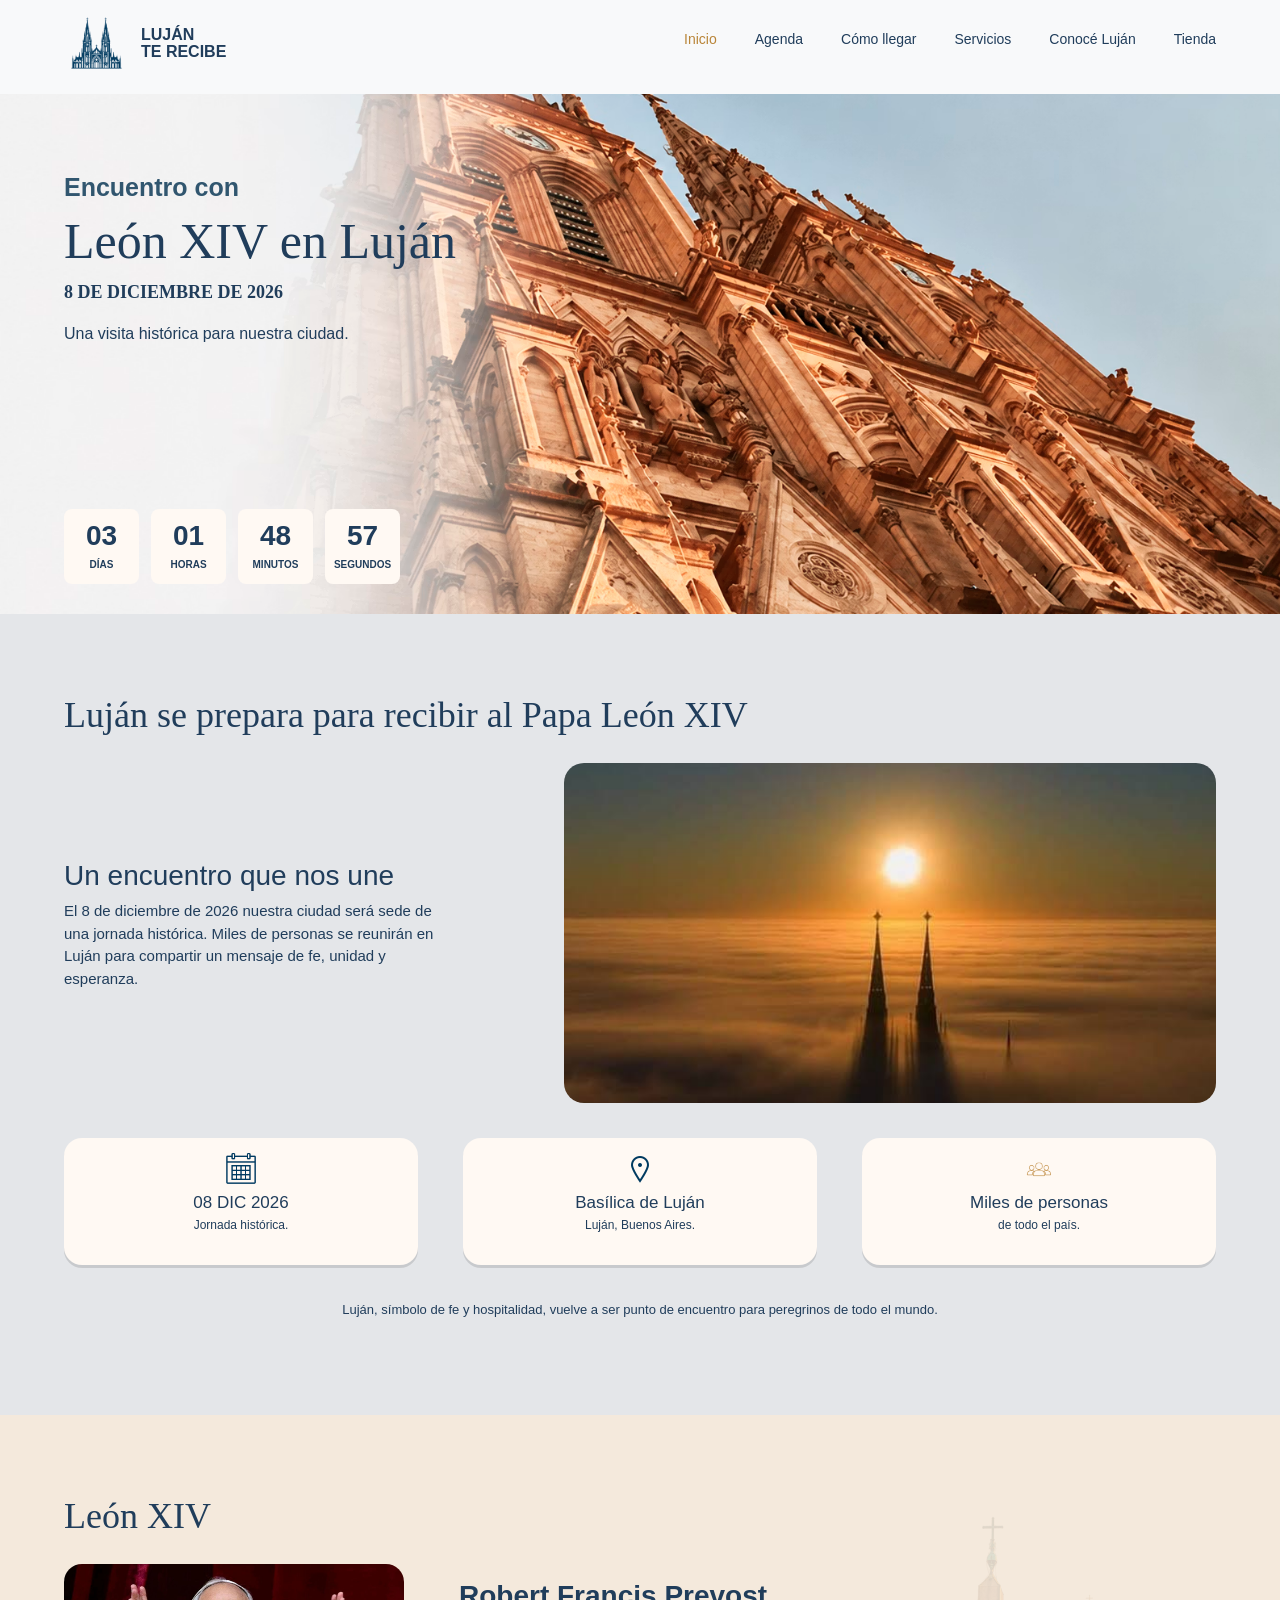
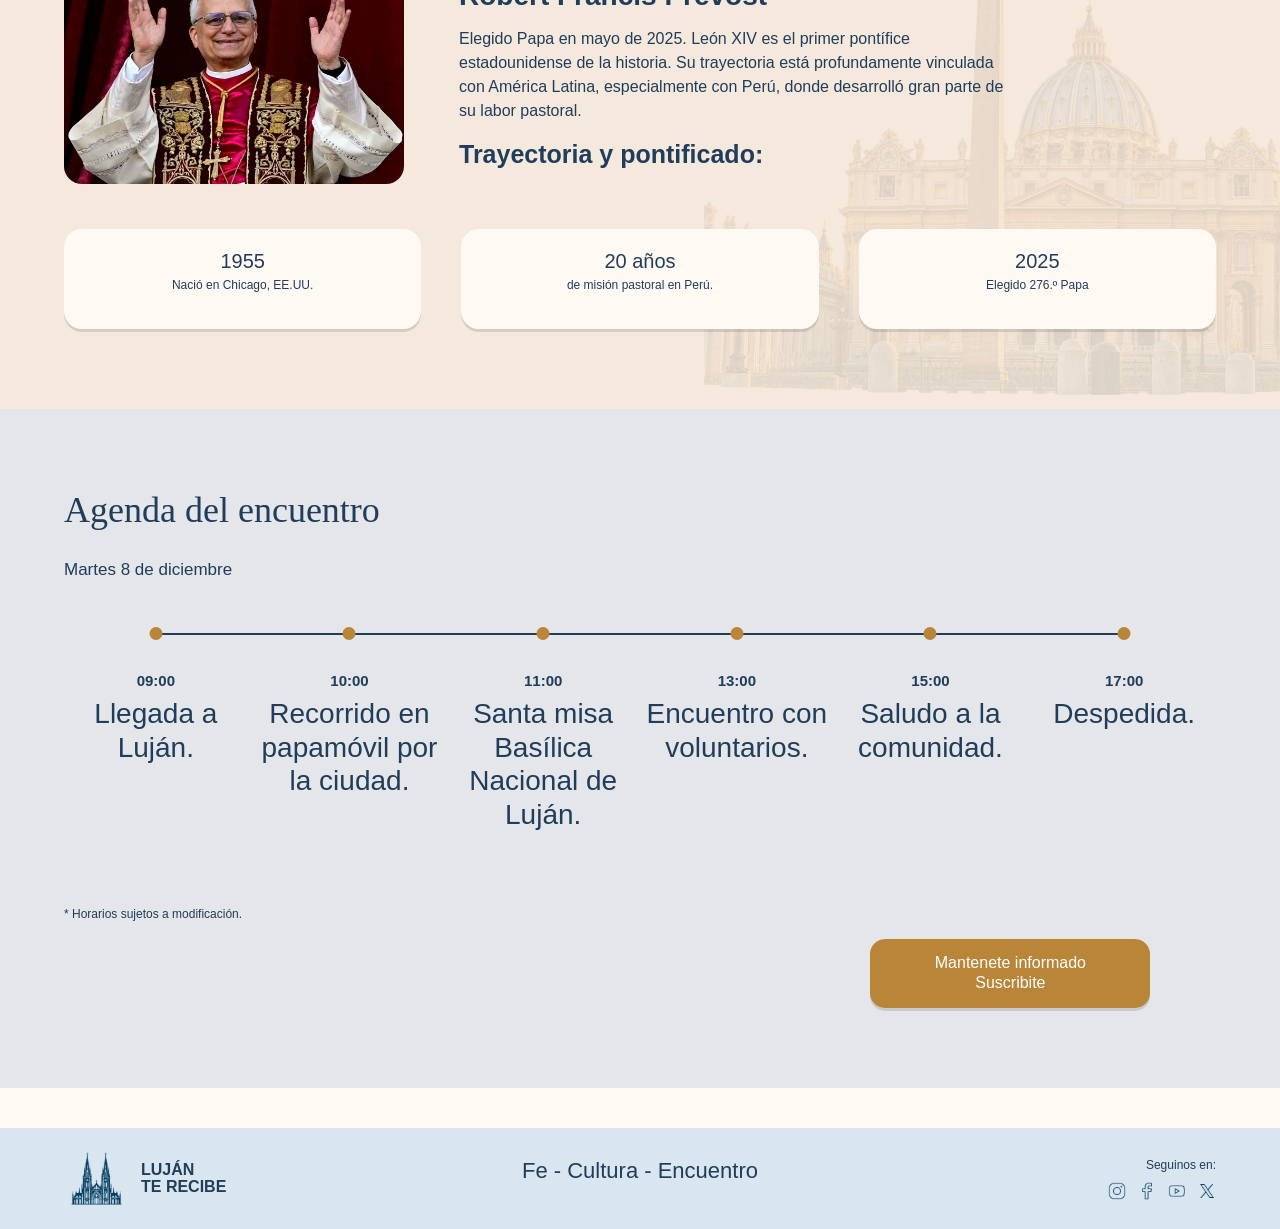
<file: index.html>
<!DOCTYPE html>
<html lang="es">
<head>
    <meta charset="UTF-8">
    <meta name="viewport" content="width=device-width, initial-scale=1.0">
    <title>Luján te recibe | Visita León XIV</title>


    <link href="https://cdn.jsdelivr.net/npm/bootstrap@5.3.3/dist/css/bootstrap.min.css" rel="stylesheet">

   
    <link rel="stylesheet" href="estilos.css">
    </head>

    <body>

      <!-- HEADER -->
       <header class="header">

    <div class="contenedor header-contenido">

        <h1 class="logo">
            <a href="index.html">
                <img src="src/iconos/logo lujan.png"
                     alt="Luján te recibe">
            </a>

            <span class="logo-texto">
                LUJÁN<br>
                TE RECIBE
            
        </h1>

        <!-- BOTÓN MENÚ HAMBURGUESA -->
     <button class="menu-hamburguesa d-lg-none"
        type="button"
        data-bs-toggle="collapse"
        data-bs-target="#menuPrincipal"
        aria-controls="menuPrincipal"
        aria-expanded="false"
        aria-label="Abrir menú">

     <span></span>
     <span></span>
     <span></span>

     </button>

        <!-- NAVEGACIÓN -->
        <nav class="navegacion collapse d-lg-block"
             id="menuPrincipal"
             aria-label="Navegación principal">

            <ul>
                <li>
                    <a href="index.html" class="activo" aria-current="page">
                        Inicio
                    </a>
                </li>

                <li><a href="#agenda">Agenda</a></li>

                <li>
                    <a href="pages/como-llegar.html">Cómo llegar</a>
                </li>

                <li>
                    <a href="pages/servicios.html">Servicios</a>
                </li>

                <li>
                    <a href="pages/conoce-lujan.html">Conocé Luján</a>
                </li>

                <li>
                    <a href="pages/tienda.html">Tienda</a>
                </li>
            </ul>

        </nav>

     </div>

       </header>

     <main>

             <!-- HERO -->


          <section id="inicio" class="hero">

            <div class="contenedor hero-contenido">

                <div class="hero-texto">

                    <p class="hero-subtitulo">
                        Encuentro con
                    </p>

                    <h2 class="hero-titulo">
                        León XIV en Luján
                    </h2>

                    <p class="hero-fecha">
                    8 DE DICIEMBRE DE 2026

                    </p>

                    <p class="bajada">
                       Una visita histórica para nuestra ciudad. 
                    </p>

                </div>


                <!-- CUENTA REGRESIVA -->

            <div class="cuenta-regresiva">

                <div class="contador-item">
                    <span id="dias">00</span>
                    <p>Días</p>
                </div>

                <div class="contador-item">
                    <span id="horas">00</span>
                    <p>Horas</p>
                </div>

                <div class="contador-item">
                    <span id="minutos">00</span>
                    <p>Minutos</p>
                </div>

                <div class="contador-item">
                    <span id="segundos">00</span>
                    <p>Segundos</p>
                </div>

            </div>

        </div>

     </div>

               

        </section>

          <!-- EVENTO -->


         <section id="evento" class="seccion evento">
           

            <div class="contenedor">

                <h2 class="titulo-seccion">
                    Luján se prepara para recibir al Papa León XIV
                </h2>

                <div class="evento-contenido">

                    <div class="evento-texto">

                        <h3>
                            Un encuentro que nos une
                        </h3>

                        <p>
                            El 8 de diciembre de 2026 nuestra ciudad 
                            será sede de una jornada histórica. Miles 
                            de personas se reunirán en Luján para
                            compartir un mensaje de fe, unidad y esperanza.                 
                        
                        
                        </p>
                   
                    
                        

                    </div>

                      <div class="evento-imagen">

                        <img src="src/imagenes/basilica-niebla.jpg"
                             alt="Basílica de Nuestra Señora de Luján">

                        </div>
                    

                </div>

                 <div class="evento-datos">

            <article class="dato">

                <img src="src/iconos/icons8-calendario-50.png"
                     alt="">

                <h3>08 DIC 2026</h3>

                <p>Jornada histórica.</p>

            </article>


            <article class="dato">

                <img src="src/iconos/icons8-marcador-32.png"
                     alt="">

                <h3>Basílica de Luján</h3>

                <p>Luján, Buenos Aires.</p>

            </article>


            <article class="dato">

                <img src="src/iconos/icono-personas.png"
                     alt="">

                <h3>Miles de personas</h3>

                <p>de todo el país.</p>

            </article>

        </div>


      

        <p class="evento-cierre">
            Luján, símbolo de fe y hospitalidad,
            vuelve a ser punto de encuentro para
            peregrinos de todo el mundo.
        </p>

    </div>


        </section>
        

       <section id="papa" class="seccion papa">

    <img class="papa-fondo"
         src="src/imagenes/san-pedro.png"
         alt="Basílica de San Pedro
">

    <div class="contenedor">

        <h2 class="titulo-seccion">
            León XIV
        </h2>

        <div class="papa-contenido">

            <div class="papa-imagen">
                <img src="src/imagenes/leo-1.jpg"
                     alt="Retrato del papa León XIV">
            </div>

            <div class="papa-texto">

                <h3>Robert Francis Prevost</h3>

                <p>
                    Elegido Papa en mayo de 2025. León XIV es
                    el primer pontífice estadounidense de la historia.
                    Su trayectoria está profundamente vinculada
                    con América Latina, especialmente con Perú,
                    donde desarrolló gran parte de su labor pastoral.
                </p>

                <h3 class="hero-subtitulo">
                    Trayectoria y pontificado:
                </h3>

            </div>

        </div>

        <div class="papa-datos">

            <article class="dato">
                <h3>1955</h3>
                <p>Nació en Chicago, EE.UU.</p>
            </article>

            <article class="dato">
                <h3>20 años</h3>
                <p>de misión pastoral en Perú.</p>
            </article>

            <article class="dato">
                <h3>2025</h3>
                <p>Elegido 276.º Papa</p>
            </article>

        </div>

    </div>

</section>

         <!-- AGENDA -->

        <section id="agenda" class="seccion agenda">

            <div class="contenedor">

                <h2 class="titulo-seccion">
                    Agenda del encuentro
                </h2>

                <p class="seccion-intro">
                   Martes 8 de diciembre
                </p>

                <div class="agenda-contenido">

                    <article class="agenda-item">

                        <span class="agenda-hora">
                            09:00
                        </span>

                        <h3>Llegada a Luján.</h3>


                    </article>

                    <article class="agenda-item">

                        <span class="agenda-hora">
                            10:00
                        </span>

                        <h3>Recorrido en papamóvil
                            por la ciudad.
                        </h3>
 

                    </article>

                    <article class="agenda-item">

                        <span class="agenda-hora">
                            11:00
                        </span>

                        <h3>Santa misa Basílica Nacional de Luján.</h3>


                    </article>

                    <article class="agenda-item">

                        <span class="agenda-hora">
                            13:00
                        </span>
                        <h3>Encuentro con voluntarios.</h3>


                    </article>


                    <article class="agenda-item">
                       <span class="agenda-hora">
                        15:00
                       </span>
                       <h3>Saludo a la comunidad.</h3>

                    </article>

                    <article class="agenda-item">
                       <span class="agenda-hora">
                       17:00
                       </span>
                       <h3>Despedida.</h3>


                    </article>

                </div>
                <p class="item-aclaracion">* Horarios sujetos a modificación.</p>
                    <a href="pages/suscripcion.html" class="agenda-boton">
                         Mantenete informado<br>
                         Suscribite
                          </a>
            </div>

        </section>


    
</main>


    <!-- FOOTER -->

<footer class="footer">

    <div class="contenedor footer-contenido">


     <div class="footer-logo">
 <a href="index.html" class="footer-logo">
    <img src="src/iconos/logo lujan.png" alt="Luján te recibe">
    <span class="footer-logo-texto">
    LUJÁN<br>
    TE RECIBE
</span>
</a>
  
</div>



        <p class="footer-frase">
            Fe - Cultura - Encuentro
        </p>



        <div class="footer-redes">

            <p>Seguinos en:</p>

            <div class="redes-iconos">

                <a href="https://www.instagram.com/municipiodelujan/"
                   target="_blank"
                   rel="noopener noreferrer"
                   aria-label="Instagram">

                    <img src="src/iconos/icons8-instagram-50.png"
                         alt="">

                </a>

                <a href="https://www.facebook.com/share/1DmuMXCCsV/"
                   target="_blank"
                   rel="noopener noreferrer"
                   aria-label="Facebook">

                    <img src="src/iconos/icons8-facebook-f-50.png"
                         alt="">

                </a>

                <a href="https://youtube.com/@prensalujan?si=SlQd7xWI5CJJVTDy"
                   target="_blank"
                   rel="noopener noreferrer"
                   aria-label="YouTube">

                    <img src="src/iconos/icons8-youtube-play-50.png"
                         alt="">

                </a>

                <a href="https://x.com/MuniLujan"
                   target="_blank"
                   rel="noopener noreferrer"
                   aria-label="X">

                    <img src="src/iconos/icons8-twitterx-50.png"
                         alt="">

                </a>

            </div>

        </div>

    </div>

</footer>
    
<script src="https://cdn.jsdelivr.net/npm/bootstrap@5.3.3/dist/js/bootstrap.bundle.min.js"></script>
<script src="src/cuenta-regresiva.js"></script>


</body>
</html>
</file>
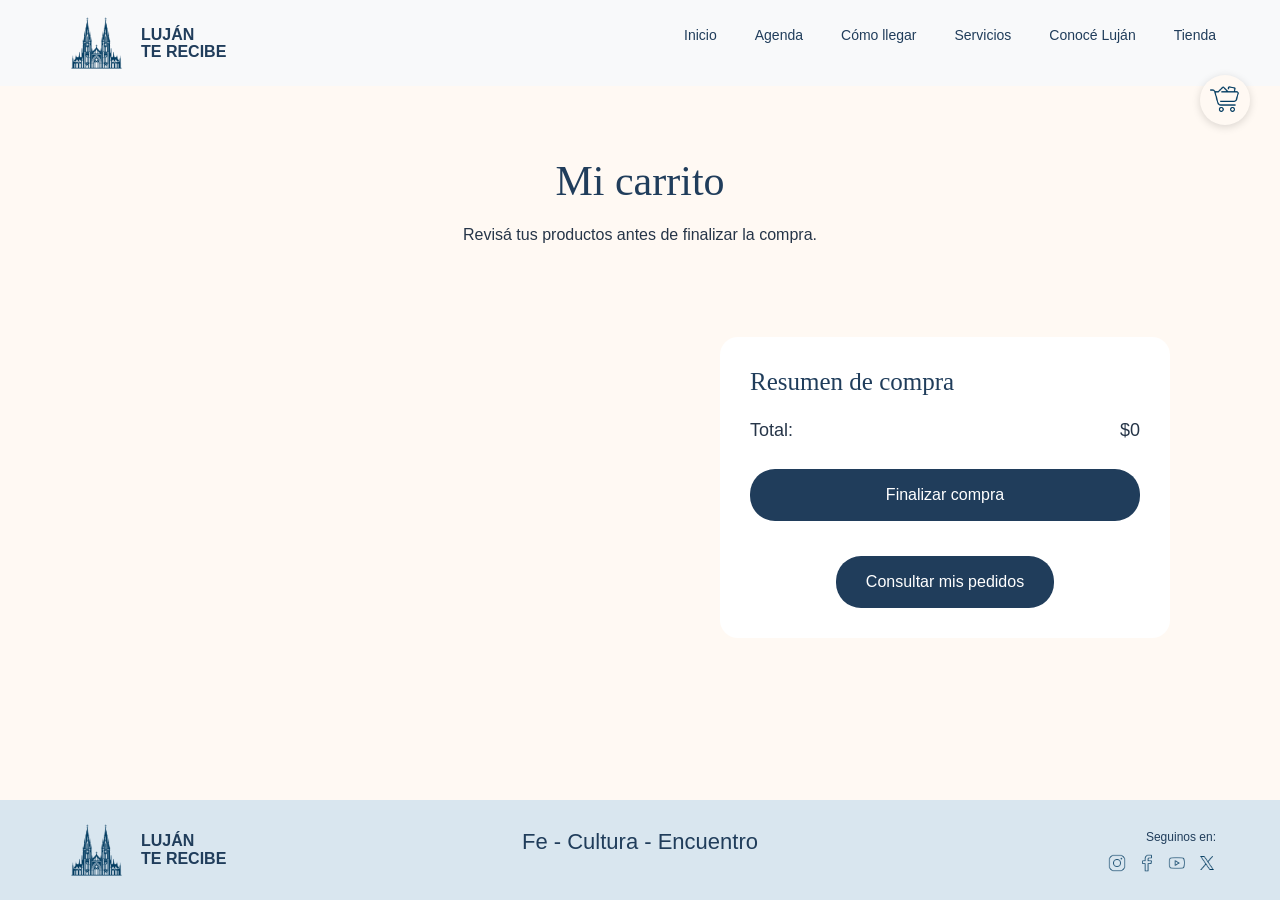
<file: pages/carrito.html>
<!DOCTYPE html>
<html lang="es">
<head>
    <meta charset="UTF-8">
    <meta name="viewport" content="width=device-width, initial-scale=1.0">
    <title>Mi carrito | Luján te recibe</title>


    <link href="https://cdn.jsdelivr.net/npm/bootstrap@5.3.3/dist/css/bootstrap.min.css" rel="stylesheet">
    <link rel="stylesheet" href="../estilos.css">
</head>
<body>

    <!-- HEADER -->
<header class="header">

    <div class="contenedor header-contenido">

        <a href="../index.html" class="logo">

            <img src="../src/iconos/logo lujan.png"
                 alt="Luján te recibe">

            <span class="logo-texto">
                LUJÁN<br>
                TE RECIBE
            </span>

        </a>

        <!-- BOTÓN MENÚ HAMBURGUESA -->
        <button class="menu-hamburguesa d-lg-none"
                type="button"
                data-bs-toggle="collapse"
                data-bs-target="#menuPrincipal"
                aria-controls="menuPrincipal"
                aria-expanded="false"
                aria-label="Abrir menú">

            <span></span>
            <span></span>
            <span></span>

        </button>

        <!-- NAVEGACIÓN -->
        <nav class="navegacion collapse d-lg-block"
             id="menuPrincipal"
             aria-label="Navegación principal">

            <ul>
                <li><a href="../index.html">Inicio</a></li>
                <li><a href="../index.html#agenda">Agenda</a></li>
                <li><a href="como-llegar.html">Cómo llegar</a></li>
                <li><a href="servicios.html">Servicios</a></li>
                <li><a href="conoce-lujan.html">Conocé Luján</a></li>
                <li><a href="tienda.html">Tienda</a></li>
            </ul>

        </nav>

        <!-- CARRITO FLOTANTE -->
        <a href="carrito.html" class="carrito-flotante"
           aria-label="Mi carrito">
            <img src="../src/iconos/icons8-compra-48.png" alt="">
        </a>

    </div>

</header>

    <main>
    <!-- CARRITO -->


 <section class="carrito-contenedor">

        <div class="carrito-intro">
            <h1 class="titulo-seccion">Mi carrito</h1>
            <p>Revisá tus productos antes de finalizar la compra.</p>
        </div>

        <!-- PRODUCTOS DEL CARRITO -->
        <div id="lista-carrito">

        </div>

        <!-- RESUMEN DE COMPRA -->
        <div class="carrito-resumen">

            <h2>Resumen de compra</h2>

            <p>
                Total:
                <span id="total-carrito">$0</span>
            </p>

            <button id="finalizar-compra">
                Finalizar compra
            </button>

            <a href="mis-pedidos.html" class="btn-volver">
    Consultar mis pedidos
</a>

        </div>

    </section>


</main>



<!-- FOOTER -->

    <footer class="footer">

        <div class="contenedor footer-contenido">

            <a href="../index.html" class="footer-logo">

                <img src="../src/iconos/logo lujan.png"
                     alt="Luján te recibe">

                <span class="footer-logo-texto">
                    LUJÁN<br>
                    TE RECIBE
                </span>

            </a>


        

            <p class="footer-frase">
                Fe - Cultura - Encuentro
            </p>


            <div class="footer-redes">

                <p>Seguinos en:</p>

                <div class="redes-iconos">

                    <a href="https://www.instagram.com/municipiodelujan/"
                       target="_blank"
                       rel="noopener noreferrer"
                       aria-label="Instagram">

                        <img src="../src/iconos/icons8-instagram-50.png"
                             alt="">

                    </a>


                    <a href="https://www.facebook.com/share/1DmuMXCCsV/"
                       target="_blank"
                       rel="noopener noreferrer"
                       aria-label="Facebook">

                        <img src="../src/iconos/icons8-facebook-f-50.png"
                             alt="">

                    </a>


                    <a href="https://youtube.com/@prensalujan?si=SlQd7xWI5CJJVTDy"
                       target="_blank"
                       rel="noopener noreferrer"
                       aria-label="YouTube">

                        <img src="../src/iconos/icons8-youtube-play-50.png"
                             alt="">

                    </a>


                    <a href="https://x.com/MuniLujan"
                       target="_blank"
                       rel="noopener noreferrer"
                       aria-label="X">

                        <img src="../src/iconos/icons8-twitterx-50.png"
                             alt="">

                    </a>

                </div>

            </div>

        </div>

    </footer>
<script src="https://cdn.jsdelivr.net/npm/bootstrap@5.3.3/dist/js/bootstrap.bundle.min.js"></script>
<script src="../src/productos.js"></script>
<script src="../src/carrito.js"></script>
    
</body>


</html>
</file>
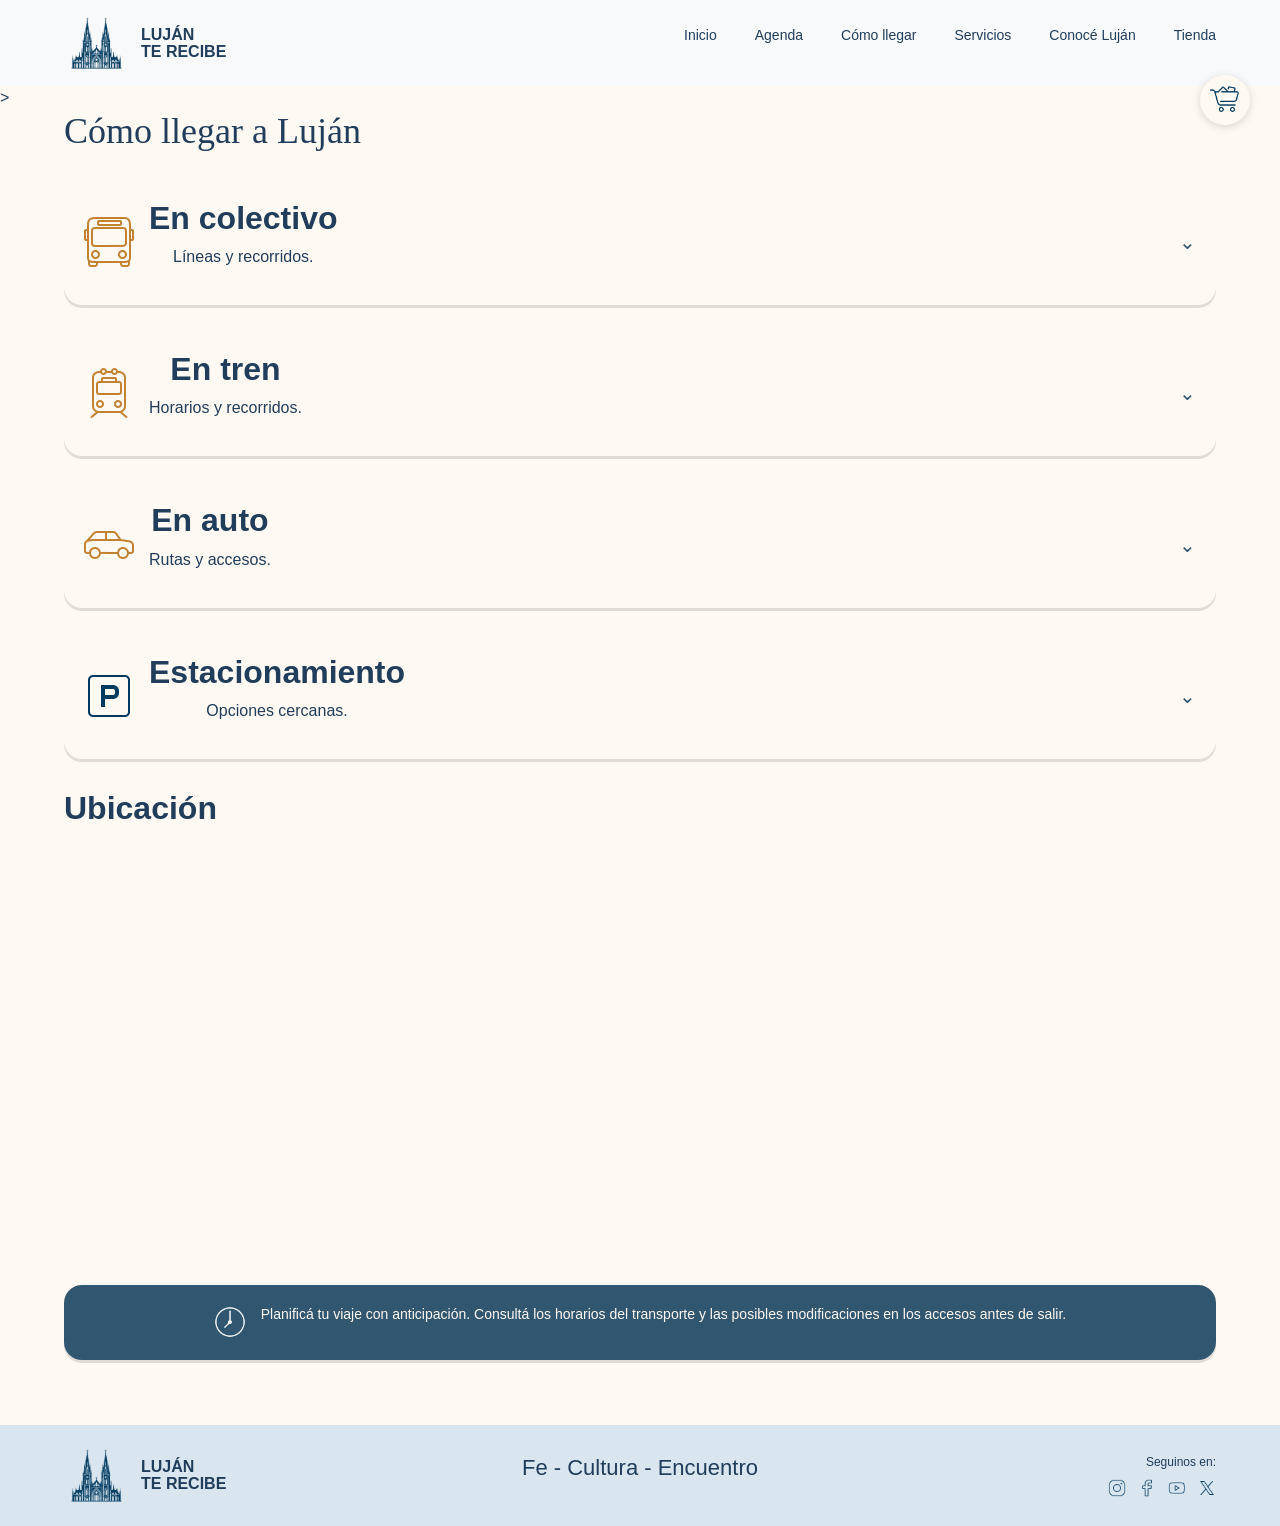
<file: pages/como-llegar.html>
<!DOCTYPE html>
<html lang="es">
<head>
    <meta charset="UTF-8">
    <meta name="viewport" content="width=device-width, initial-scale=1.0">
    <title>Cómo llegar | Luján te recibe</title>


    <link href="https://cdn.jsdelivr.net/npm/bootstrap@5.3.3/dist/css/bootstrap.min.css" rel="stylesheet">
     <link rel="stylesheet" href="../estilos.css">
</head>
<body>
     
          
<!-- HEADER -->
<header class="header">

    <div class="contenedor header-contenido">

        <a href="../index.html" class="logo">

            <img src="../src/iconos/logo lujan.png"
                 alt="Luján te recibe">

            <span class="logo-texto">
                LUJÁN<br>
                TE RECIBE
            </span>

        </a>

        <!-- BOTÓN MENÚ HAMBURGUESA -->
        <button class="menu-hamburguesa d-lg-none"
                type="button"
                data-bs-toggle="collapse"
                data-bs-target="#menuPrincipal"
                aria-controls="menuPrincipal"
                aria-expanded="false"
                aria-label="Abrir menú">

            <span></span>
            <span></span>
            <span></span>

        </button>

        <!-- NAVEGACIÓN -->
        <nav class="navegacion collapse d-lg-block"
             id="menuPrincipal"
             aria-label="Navegación principal">

            <ul>
                <li><a href="../index.html">Inicio</a></li>
                <li><a href="../index.html#agenda">Agenda</a></li>
                <li><a href="como-llegar.html">Cómo llegar</a></li>
                <li><a href="servicios.html">Servicios</a></li>
                <li><a href="conoce-lujan.html">Conocé Luján</a></li>
                <li><a href="tienda.html">Tienda</a></li>
            </ul>

        </nav>

        <!-- CARRITO FLOTANTE -->
        <a href="carrito.html" class="carrito-flotante"
           aria-label="Mi carrito">
            <img src="../src/iconos/icons8-compra-48.png" alt="">
        </a>

    </div>

</header>>
    <main>

    <div class="contenedor">

         <h1 class="titulo-seccion">Cómo llegar a Luján</h1> 


        <div class="como-llegar-contenido">

           

            <div class="como-llegar-transportes">


                <details class="transporte-item">

                    <summary class="transporte-tarjeta">

                        <img src="../src/iconos/icons8-autobús-50.png" alt="">

                        <div class="transporte-texto">
                            <h2>En colectivo</h2>
                            <p>Líneas y recorridos.</p>
                        </div>

                    </summary>

                    <div class="transporte-detalle">

                        <p>
                            Principales conexiones para llegar a Luján:
                        </p>

                        <ul>
                            <li><strong>57:</strong> Once, Palermo, Moreno y Luján.</li>
                            <li><strong>203:</strong> Puente Saavedra, Moreno y Luján.</li>
                            <li><strong>276:</strong> Escobar, Pilar y Luján.</li>
                            <li><strong>350:</strong> Pilar, Open Door y Luján.</li>
                            <li><strong>355:</strong> Capilla del Señor y Luján.</li>
                            <li><strong>365:</strong> San Miguel, General Rodríguez y Luján.</li>
                            <li><strong>410:</strong> Moreno, General Rodríguez y Luján.</li>
                        </ul>

                        <p>
                            Verificá el ramal y los horarios antes de viajar.
                        </p>

                        <a href="https://www.google.com/maps/dir/?api=1&amp;destination=Terminal+de+Omnibus+de+Lujan&amp;travelmode=transit"
                           target="_blank"
                           rel="noopener noreferrer">
                            Planificar viaje en Google Maps
                        </a>

                    </div>

                </details>


                <details class="transporte-item">

                    <summary class="transporte-tarjeta">

                        <img src="../src/iconos/icons8-tren-50.png" alt="">

                        <div class="transporte-texto">
                            <h2>En tren</h2>
                            <p>Horarios y recorridos.</p>
                        </div>

                    </summary>

                    <div class="transporte-detalle">

                        <p><strong>Línea Sarmiento</strong></p>

                        <p>
                            Desde Once, viajá hasta Moreno y combiná con
                            el servicio Moreno–Mercedes. Descendé en
                            la estación Luján.
                        </p>

                        <p><strong>Línea San Martín</strong></p>

                        <p>
                            Desde Retiro, podés llegar hasta la estación
                            Dr. Domingo Cabred, en Open Door. Desde allí
                            necesitás otro transporte para llegar al
                            centro de Luján.
                        </p>

                        <p>
                            Verificá los horarios y el estado del servicio
                            antes de viajar.
                        </p>

                        <a href="https://www.argentina.gob.ar/transporte/trenes-argentinos/horarios-tarifas-y-recorridos"
                           target="_blank"
                           rel="noopener noreferrer">
                            Consultar horarios de trenes
                        </a>

                    </div>

                </details>



                <details class="transporte-item">

                    <summary class="transporte-tarjeta">

                        <img src="../src/iconos/icons8-ventana-trasera-50.png" alt="">

                        <div class="transporte-texto">
                            <h2>En auto</h2>
                            <p>Rutas y accesos.</p>
                        </div>

                    </summary>

                    <div class="transporte-detalle">

                        <p>
                            Elegí tu punto de partida para consultar
                            el recorrido hasta Luján.
                        </p>

                        <ul>

                            <li>
                                <strong>Desde CABA:</strong>
                                Acceso Oeste / Ruta Nacional 7.
                              <a href="https://maps.app.goo.gl/XfZ9QzNSKx4KmCgS7"
                                 target="_blank"
                                 rel="noopener noreferrer">
                                         Ver recorrido en Google Maps
                                        </a>
                            </li>

                            <li>
                                <strong>Desde Mercedes:</strong>
                                Ruta Nacional 5.
                            <a href="https://maps.app.goo.gl/oApJxhZ83B9bPobE7"
                                target="_blank"
                                rel="noopener noreferrer">
                                      Ver recorrido en Google Maps
                                     </a>
                            </li>

                            <li>
                                <strong>Desde Pilar:</strong>
                                Ruta Provincial 34 y Ruta Nacional 7.
                              <a href="https://maps.app.goo.gl/ak5iEvLSTe6nN5uDA"
                                 target="_blank"
                                 rel="noopener noreferrer">
                                      Ver recorrido en Google Maps
                                    </a>
                            </li>

                        </ul>

                        <p>
                            Los recorridos pueden variar según el tránsito
                            y los accesos habilitados.
                        </p>

                    </div>

                </details>


            <details class="transporte-item">
 
             <summary class="transporte-tarjeta">

               
               <img src="../src/iconos/icons8-estacionamiento-50.png" alt="">

               <div class="transporte-texto">
               <h2>Estacionamiento</h2>
               <p>Opciones cercanas.</p>
               </div>

             </summary>

              <div class="transporte-detalle">

            <p>
            Si venís en auto, podés consultar los estacionamientos
            cercanos a la Basílica de Nuestra Señora de Luján.
             </p>

            <p>
            Te recomendamos verificar la disponibilidad y los
            posibles cortes de tránsito antes de llegar.
             </p>

             <a href="https://maps.app.goo.gl/nqPiuyokpV8bD1DH7"
                target="_blank"
                rel="noopener noreferrer">
                  Ver estacionamientos en Google Maps
             </a>

            </div>

             </details>


         
            <div class="como-llegar-ubicacion">

                <h2>Ubicación</h2>

                <div class="como-llegar-mapa">

                    <iframe
                        src="https://www.google.com/maps?q=Bas%C3%ADlica%20de%20Nuestra%20Se%C3%B1ora%20de%20Luj%C3%A1n&amp;output=embed"
                        width="100%"
                        height="400"
                        style="border:0;"
                        loading="lazy"
                        referrerpolicy="no-referrer-when-downgrade"
                        title="Mapa de la Basílica de Nuestra Señora de Luján">
                    </iframe>

                </div>

            </div> 

        </div> 



        <div class="como-llegar-recomendacion">

            <img src="../src/iconos/icons8-reloj-50.png" alt="">

            <p>
                Planificá tu viaje con anticipación. Consultá los horarios
                del transporte y las posibles modificaciones en los accesos
                antes de salir.
            </p>

        </div>

    </div> 

    </main>

      <!-- FOOTER -->

    <footer class="footer">

        <div class="contenedor footer-contenido">

            <a href="../index.html" class="footer-logo">

                <img src="../src/iconos/logo lujan.png"
                     alt="Luján te recibe">

                <span class="footer-logo-texto">
                    LUJÁN<br>
                    TE RECIBE
                </span>

            </a>

          

            <p class="footer-frase">
                Fe - Cultura - Encuentro
            </p>


            <div class="footer-redes">

                <p>Seguinos en:</p>

                <div class="redes-iconos">

                    <a href="https://www.instagram.com/municipiodelujan/"
                       target="_blank"
                       rel="noopener noreferrer"
                       aria-label="Instagram">

                        <img src="../src/iconos/icons8-instagram-50.png"
                             alt="">

                    </a>


                    <a href="https://www.facebook.com/share/1DmuMXCCsV/"
                       target="_blank"
                       rel="noopener noreferrer"
                       aria-label="Facebook">

                        <img src="../src/iconos/icons8-facebook-f-50.png"
                             alt="">

                    </a>


                    <a href="https://youtube.com/@prensalujan?si=SlQd7xWI5CJJVTDy"
                       target="_blank"
                       rel="noopener noreferrer"
                       aria-label="YouTube">

                        <img src="../src/iconos/icons8-youtube-play-50.png"
                             alt="">

                    </a>


                    <a href="https://x.com/MuniLujan"
                       target="_blank"
                       rel="noopener noreferrer"
                       aria-label="X">

                        <img src="../src/iconos/icons8-twitterx-50.png"
                             alt="">

                    </a>

                </div>

            </div>

        </div>

    </footer>


<script src="https://cdn.jsdelivr.net/npm/bootstrap@5.3.3/dist/js/bootstrap.bundle.min.js"></script>

</body>
</html>
</file>
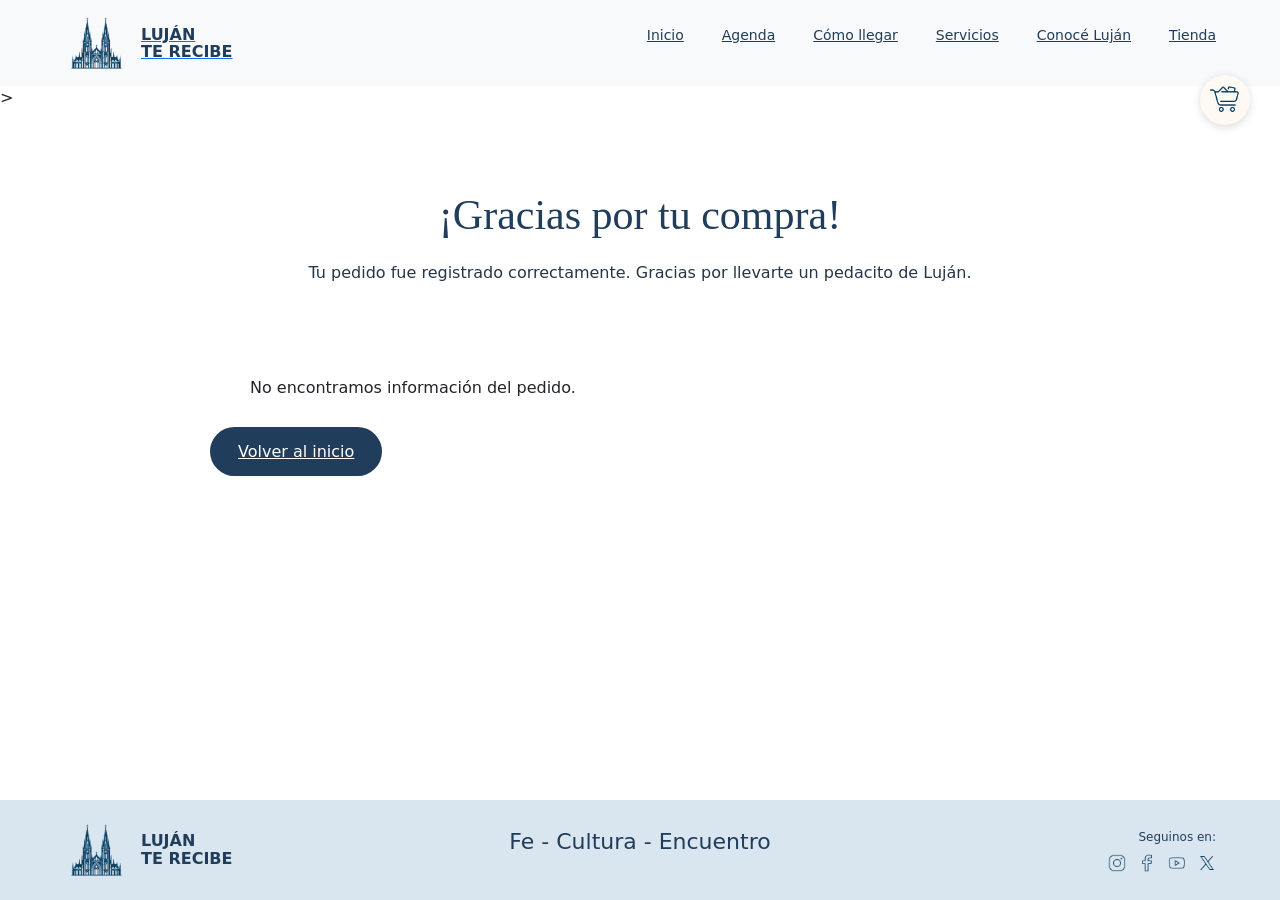
<file: pages/confirmacion.html>
<!DOCTYPE html>
<html lang="es">
<head>
    <meta charset="UTF-8">
    <meta name="viewport" content="width=device-width, initial-scale=1.0">
    <title>Confirmación | Luján te recibe</title>


<link href="https://cdn.jsdelivr.net/npm/bootstrap@5.3.3/dist/css/bootstrap.min.css" rel="stylesheet">
    <link rel="stylesheet" href="../estilos.css">
</head>
<body>

           
<!-- HEADER -->
<header class="header">

    <div class="contenedor header-contenido">

        <a href="../index.html" class="logo">

            <img src="../src/iconos/logo lujan.png"
                 alt="Luján te recibe">

            <span class="logo-texto">
                LUJÁN<br>
                TE RECIBE
            </span>

        </a>

        <!-- BOTÓN MENÚ HAMBURGUESA -->
        <button class="menu-hamburguesa d-lg-none"
                type="button"
                data-bs-toggle="collapse"
                data-bs-target="#menuPrincipal"
                aria-controls="menuPrincipal"
                aria-expanded="false"
                aria-label="Abrir menú">

            <span></span>
            <span></span>
            <span></span>

        </button>

        <!-- NAVEGACIÓN -->
        <nav class="navegacion collapse d-lg-block"
             id="menuPrincipal"
             aria-label="Navegación principal">

            <ul>
                <li><a href="../index.html">Inicio</a></li>
                <li><a href="../index.html#agenda">Agenda</a></li>
                <li><a href="como-llegar.html">Cómo llegar</a></li>
                <li><a href="servicios.html">Servicios</a></li>
                <li><a href="conoce-lujan.html">Conocé Luján</a></li>
                <li><a href="tienda.html">Tienda</a></li>
            </ul>

        </nav>

        <!-- CARRITO FLOTANTE -->
        <a href="carrito.html" class="carrito-flotante"
           aria-label="Mi carrito">
            <img src="../src/iconos/icons8-compra-48.png" alt="">
        </a>

    </div>

</header>>

    

    <main>
  <section class="confirmacion-contenedor">

        <div class="confirmacion-intro">

            <h1>¡Gracias por tu compra!</h1>

            <p>
                Tu pedido fue registrado correctamente.
                Gracias por llevarte un pedacito de Luján.
            </p>

        </div>

        <div class="confirmacion-pedido">

            <h2>Datos de tu pedido</h2>

            <p>
                Número de pedido:
                <strong id="numero-pedido"></strong>
            </p>

            <div id="detalle-pedido"></div>

            <p>
                Total:
                <strong id="total-pedido"></strong>
            </p>

            <p>
                Modalidad de entrega:
                <strong id="modalidad-pedido"></strong>
            </p>

        </div>

        <a href="../index.html" class="btn-finalizar">
            Volver al inicio
        </a>

    </section>


</main>


<!-- FOOTER -->

    <footer class="footer">

        <div class="contenedor footer-contenido">

            <a href="../index.html" class="footer-logo">

                <img src="../src/iconos/logo lujan.png"
                     alt="Luján te recibe">

                <span class="footer-logo-texto">
                    LUJÁN<br>
                    TE RECIBE
                </span>

            </a>


        

            <p class="footer-frase">
                Fe - Cultura - Encuentro
            </p>


            <div class="footer-redes">

                <p>Seguinos en:</p>

                <div class="redes-iconos">

                    <a href="https://www.instagram.com/municipiodelujan/"
                       target="_blank"
                       rel="noopener noreferrer"
                       aria-label="Instagram">

                        <img src="../src/iconos/icons8-instagram-50.png"
                             alt="">

                    </a>


                    <a href="https://www.facebook.com/share/1DmuMXCCsV/"
                       target="_blank"
                       rel="noopener noreferrer"
                       aria-label="Facebook">

                        <img src="../src/iconos/icons8-facebook-f-50.png"
                             alt="">

                    </a>


                    <a href="https://youtube.com/@prensalujan?si=SlQd7xWI5CJJVTDy"
                       target="_blank"
                       rel="noopener noreferrer"
                       aria-label="YouTube">

                        <img src="../src/iconos/icons8-youtube-play-50.png"
                             alt="">

                    </a>


                    <a href="https://x.com/MuniLujan"
                       target="_blank"
                       rel="noopener noreferrer"
                       aria-label="X">

                        <img src="../src/iconos/icons8-twitterx-50.png"
                             alt="">

                    </a>

                </div>

            </div>

        </div>

    </footer>

    <link href="https://cdn.jsdelivr.net/npm/bootstrap@5.3.3/dist/css/bootstrap.min.css" rel="stylesheet">

<script src="../src/confirmacion.js"></script>

    
</body>


</html>
</file>
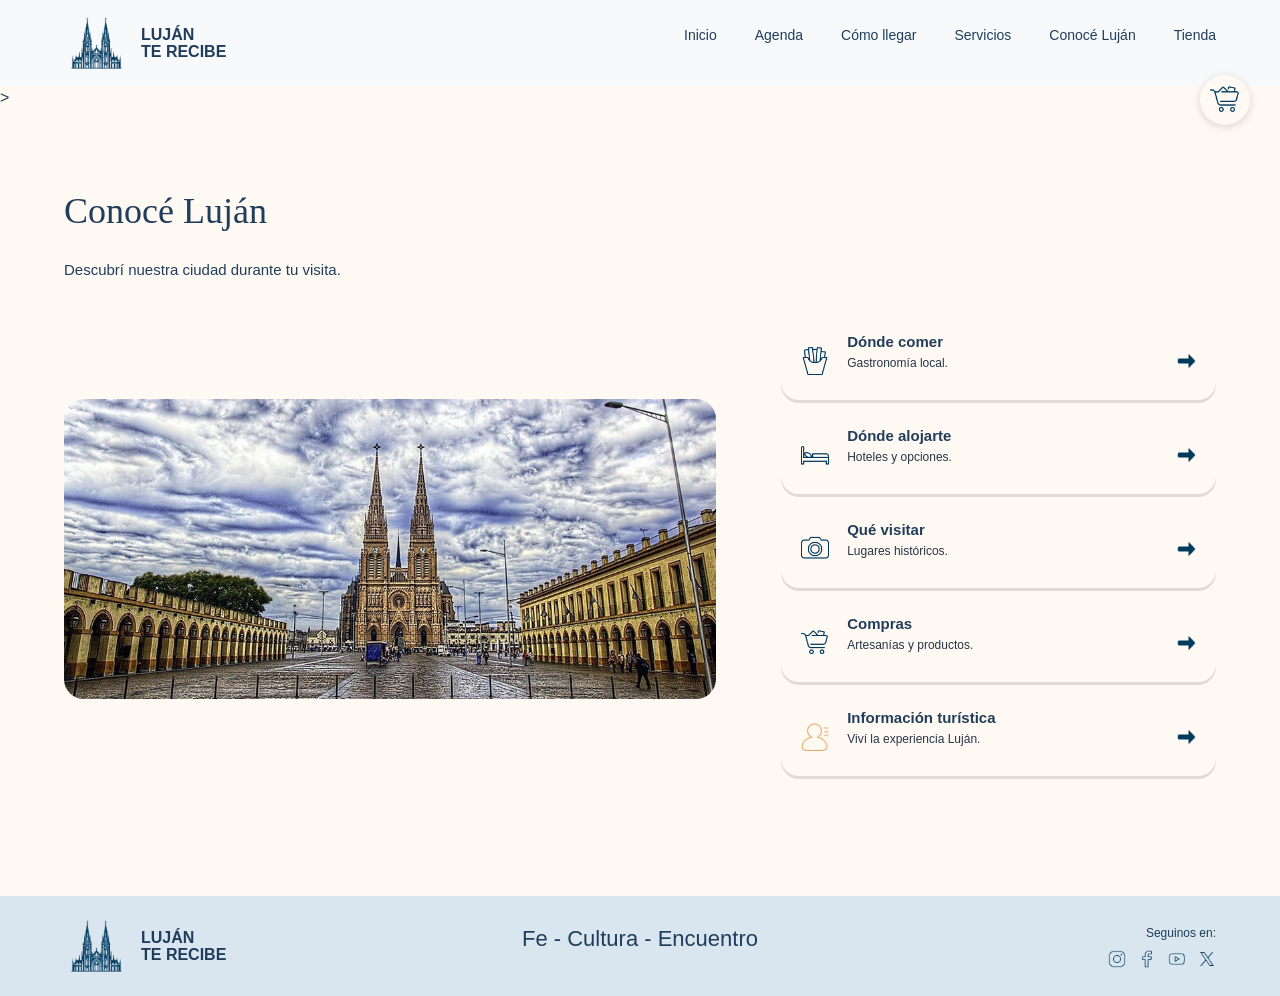
<file: pages/conoce-lujan.html>
<!DOCTYPE html>
<html lang="es">

<head>
    <meta charset="UTF-8">
    <meta name="viewport" content="width=device-width, initial-scale=1.0">

    <title>Conocé Luján | Luján te recibe</title>

    <link href="https://cdn.jsdelivr.net/npm/bootstrap@5.3.3/dist/css/bootstrap.min.css" rel="stylesheet">

    <link rel="stylesheet" href="../estilos.css">
</head>

<body>

    <!-- HEADER -->
<header class="header">

    <div class="contenedor header-contenido">

        <a href="../index.html" class="logo">

            <img src="../src/iconos/logo lujan.png"
                 alt="Luján te recibe">

            <span class="logo-texto">
                LUJÁN<br>
                TE RECIBE
            </span>

        </a>

        <!-- BOTÓN MENÚ HAMBURGUESA -->
        <button class="menu-hamburguesa d-lg-none"
                type="button"
                data-bs-toggle="collapse"
                data-bs-target="#menuPrincipal"
                aria-controls="menuPrincipal"
                aria-expanded="false"
                aria-label="Abrir menú">

            <span></span>
            <span></span>
            <span></span>

        </button>

        <!-- NAVEGACIÓN -->
        <nav class="navegacion collapse d-lg-block"
             id="menuPrincipal"
             aria-label="Navegación principal">

            <ul>
                <li><a href="../index.html">Inicio</a></li>
                <li><a href="../index.html#agenda">Agenda</a></li>
                <li><a href="como-llegar.html">Cómo llegar</a></li>
                <li><a href="servicios.html">Servicios</a></li>
                <li><a href="conoce-lujan.html">Conocé Luján</a></li>
                <li><a href="tienda.html">Tienda</a></li>
            </ul>

        </nav>

        <!-- CARRITO FLOTANTE -->
        <a href="carrito.html" class="carrito-flotante"
           aria-label="Mi carrito">
            <img src="../src/iconos/icons8-compra-48.png" alt="">
        </a>

    </div>

</header>>

    <main>

        <!-- CONOCÉ LUJÁN -->

        <section class="conoce-lujan seccion">

            <div class="contenedor">

                <h1 class="titulo-seccion">Conocé Luján</h1>

                <p class="conoce-intro">
                    Descubrí nuestra ciudad durante tu visita.
                </p>


                <div class="conoce-contenido">

    
                    <div class="conoce-imagen">

                        <img src="../src/imagenes/lujan_portada.jpg"
                             alt="Basílica de Luján y su entorno urbano">

                    </div>


        

                    <div class="conoce-opciones">

                       <a href="https://www.google.com/maps/search/?api=1&amp;query=restaurantes+en+Lujan+Buenos+Aires"
   class="conoce-tarjeta conoce-enlace"
   target="_blank"
   rel="noopener noreferrer">

    <img src="../src/iconos/icons8-papas-fritas-50.png"
         alt="">

    <div>
        <h2>Dónde comer</h2>
        <p>Gastronomía local.</p>
    </div>

</a>

<a href="https://www.google.com/maps/search/?api=1&amp;query=hoteles+y+alojamientos+en+Lujan+Buenos+Aires"
   class="conoce-tarjeta conoce-enlace"
   target="_blank"
   rel="noopener noreferrer">

    <img src="../src/iconos/icons8-cama-vacía-50.png"
         alt="">

    <div>
        <h2>Dónde alojarte</h2>
        <p>Hoteles y opciones.</p>
    </div>

</a>

<a href="https://www.google.com/maps/search/?api=1&amp;query=atracciones+turisticas+en+Lujan+Buenos+Aires"
   class="conoce-tarjeta conoce-enlace"
   target="_blank"
   rel="noopener noreferrer">

    <img src="../src/iconos/icons8-cámara-50.png"
         alt="">

    <div>
        <h2>Qué visitar</h2>
        <p>Lugares históricos.</p>
    </div>

</a>


    <a href="https://www.google.com/maps/search/?api=1&amp;query=artesanias%20Lujan%20Buenos%20Aires"
   class="conoce-tarjeta conoce-enlace"
   target="_blank"
   rel="noopener noreferrer">

    <img src="../src/iconos/icons8-compra-48.png"
         alt="">

    <div>
        <h2>Compras</h2>
        <p>Artesanías y productos.</p>
    </div>

</a>

<a href="https://descubri.lujan.gob.ar/"
   class="conoce-tarjeta conoce-enlace"
   target="_blank"
   rel="noopener noreferrer">

    <img src="../src/iconos/info.png"
         alt="">

    <div>
        <h2>Información turística</h2>
        <p>Viví la experiencia Luján.</p>
    </div>

</a>

                    </div>

                </div>

            </div>

        </section>

    </main>


    <!-- FOOTER -->

    <footer class="footer">

        <div class="contenedor footer-contenido">

            <a href="../index.html" class="footer-logo">

                <img src="../src/iconos/logo lujan.png"
                     alt="Luján te recibe">

                <span class="footer-logo-texto">
                    LUJÁN<br>
                    TE RECIBE
                </span>

            </a>

            <p class="footer-frase">
                Fe - Cultura - Encuentro
            </p>


            <div class="footer-redes">

                <p>Seguinos en:</p>

                <div class="redes-iconos">

                    <a href="https://www.instagram.com/municipiodelujan/"
                       target="_blank"
                       rel="noopener noreferrer"
                       aria-label="Instagram">

                        <img src="../src/iconos/icons8-instagram-50.png"
                             alt="">

                    </a>


                    <a href="https://www.facebook.com/share/1DmuMXCCsV/"
                       target="_blank"
                       rel="noopener noreferrer"
                       aria-label="Facebook">

                        <img src="../src/iconos/icons8-facebook-f-50.png"
                             alt="">

                    </a>


                    <a href="https://youtube.com/@prensalujan?si=SlQd7xWI5CJJVTDy"
                       target="_blank"
                       rel="noopener noreferrer"
                       aria-label="YouTube">

                        <img src="../src/iconos/icons8-youtube-play-50.png"
                             alt="">

                    </a>


                    <a href="https://x.com/MuniLujan"
                       target="_blank"
                       rel="noopener noreferrer"
                       aria-label="X">

                        <img src="../src/iconos/icons8-twitterx-50.png"
                             alt="">

                    </a>

                </div>

            </div>

        </div>

    </footer>


    <script src="https://cdn.jsdelivr.net/npm/bootstrap@5.3.3/dist/js/bootstrap.bundle.min.js"></script>
</body>
</html>
</file>
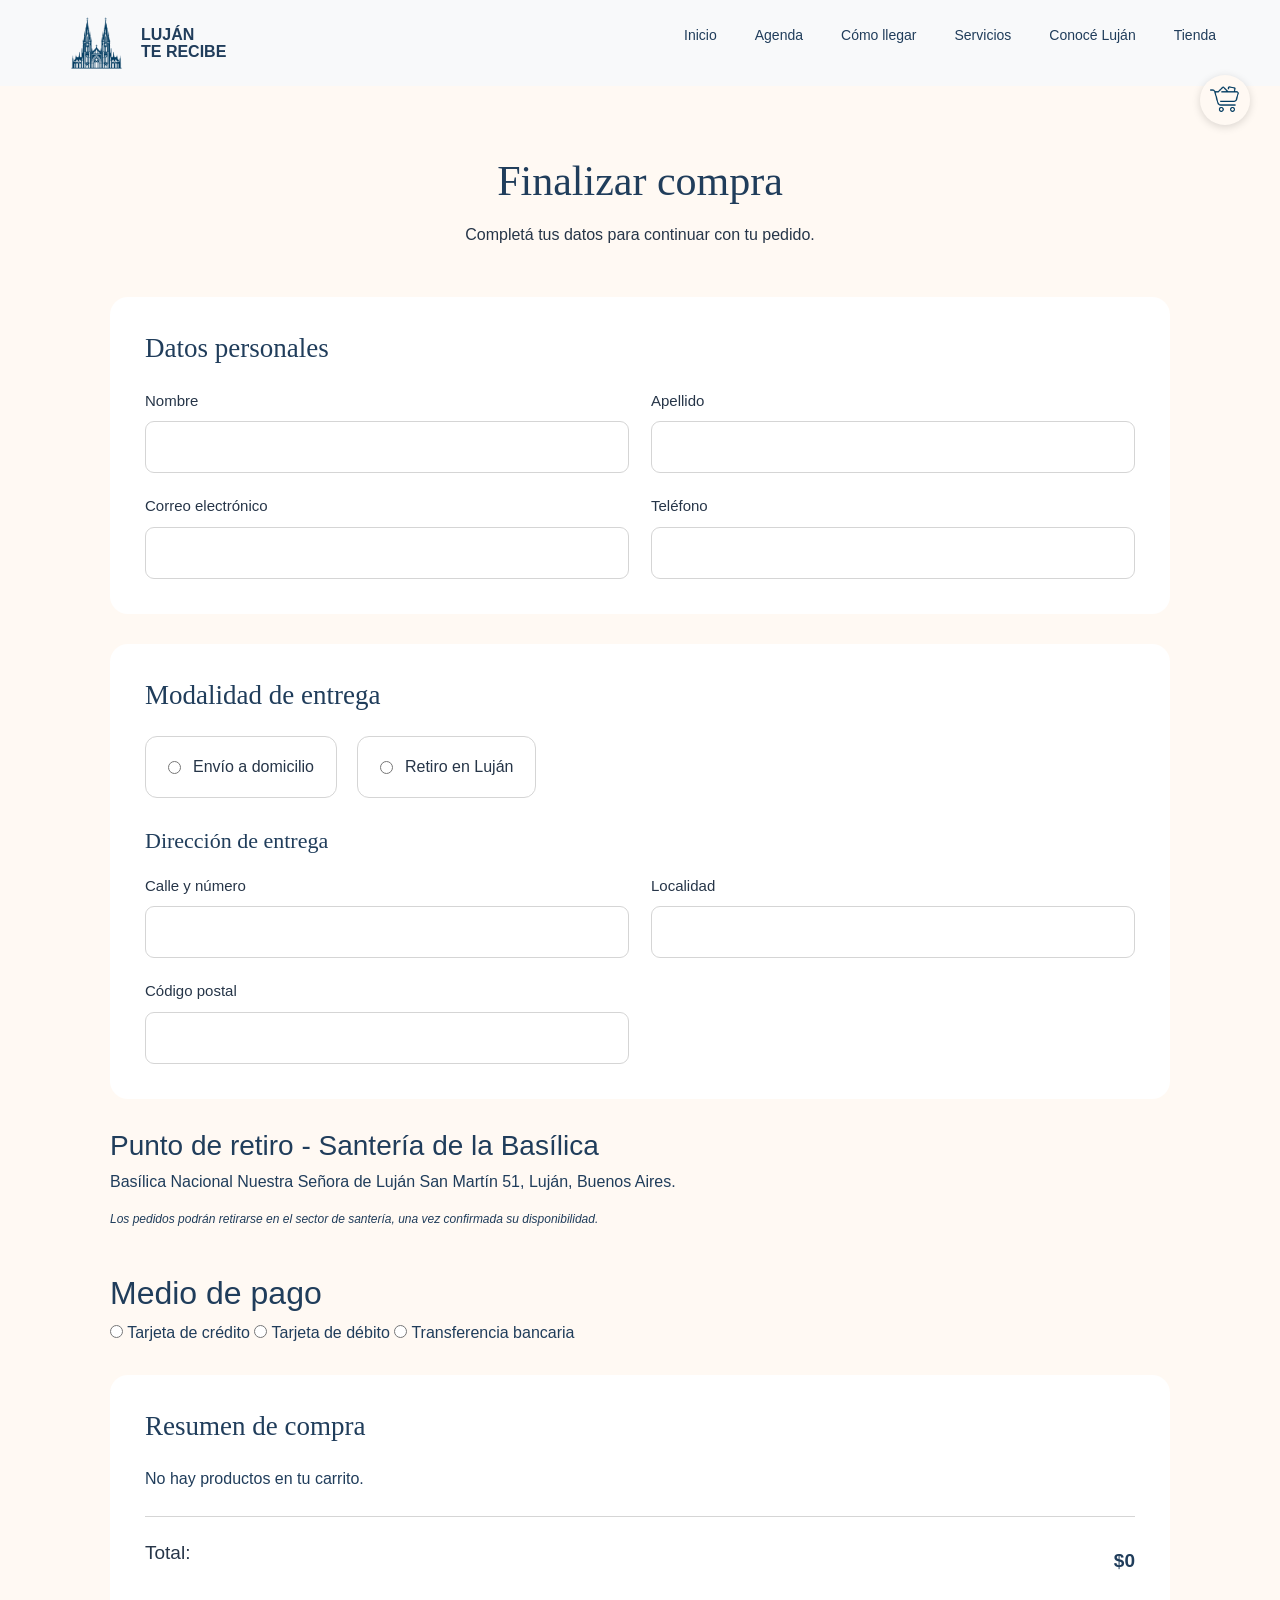
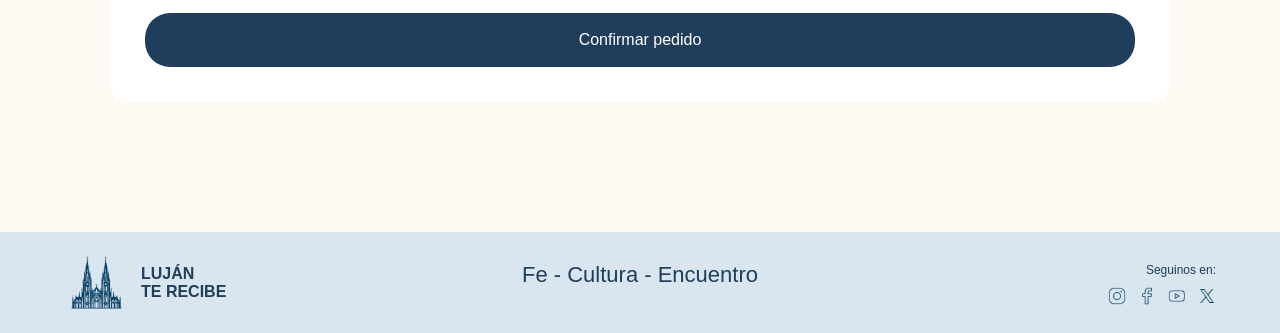
<file: pages/finalizar-compra.html>
<!DOCTYPE html>
<html lang="es">
<head>
    <meta charset="UTF-8">
    <meta name="viewport" content="width=device-width, initial-scale=1.0">
    <title>Finalizar compra | Luján te recibe</title>

    <link href="https://cdn.jsdelivr.net/npm/bootstrap@5.3.3/dist/css/bootstrap.min.css" rel="stylesheet">

    <link rel="stylesheet" href="../estilos.css">
</head>
<body>

<!-- HEADER -->
<header class="header">

    <div class="contenedor header-contenido">

        <a href="../index.html" class="logo">

            <img src="../src/iconos/logo lujan.png"
                 alt="Luján te recibe">

            <span class="logo-texto">
                LUJÁN<br>
                TE RECIBE
            </span>

        </a>

        <!-- BOTÓN MENÚ HAMBURGUESA -->
        <button class="menu-hamburguesa d-lg-none"
                type="button"
                data-bs-toggle="collapse"
                data-bs-target="#menuPrincipal"
                aria-controls="menuPrincipal"
                aria-expanded="false"
                aria-label="Abrir menú">

            <span></span>
            <span></span>
            <span></span>

        </button>

        <!-- NAVEGACIÓN -->
        <nav class="navegacion collapse d-lg-block"
             id="menuPrincipal"
             aria-label="Navegación principal">

            <ul>
                <li><a href="../index.html">Inicio</a></li>
                <li><a href="../index.html#agenda">Agenda</a></li>
                <li><a href="como-llegar.html">Cómo llegar</a></li>
                <li><a href="servicios.html">Servicios</a></li>
                <li><a href="conoce-lujan.html">Conocé Luján</a></li>
                <li><a href="tienda.html">Tienda</a></li>
            </ul>

        </nav>

        <!-- CARRITO FLOTANTE -->
        <a href="carrito.html" class="carrito-flotante"
           aria-label="Mi carrito">
            <img src="../src/iconos/icons8-compra-48.png" alt="">
        </a>

    </div>

</header>

  <main>
    <section class="checkout-contenedor">

        <div class="checkout-intro">
            <h1 class="titulo-seccion">Finalizar compra</h1>
            <p>Completá tus datos para continuar con tu pedido.</p>
        </div>

        <form id="formulario-compra">

            <!-- DATOS PERSONALES -->
            <div class="checkout-datos">
                <h2>Datos personales</h2>

                <div class="checkout-campos">

                    <div class="campo">
                        <label for="nombre">Nombre</label>
                        <input type="text" id="nombre" name="nombre" required>
                    </div>

                    <div class="campo">
                        <label for="apellido">Apellido</label>
                        <input type="text" id="apellido" name="apellido" required>
                    </div>

                    <div class="campo">
                        <label for="email">Correo electrónico</label>
                        <input type="email" id="email" name="email" required>
                    </div>

                    <div class="campo">
                        <label for="telefono">Teléfono</label>
                        <input type="tel" id="telefono" name="telefono" required>
                    </div>

                </div>
            </div>

            <!-- MODALIDAD DE ENTREGA -->
            <div class="checkout-entrega">
                <h2>Modalidad de entrega</h2>

                <div class="opciones-entrega">

                    <label class="opcion-entrega">
                        <input type="radio" name="entrega" value="domicilio" required>
                        <span>Envío a domicilio</span>
                    </label>

                    <label class="opcion-entrega">
                        <input type="radio" name="entrega" value="retiro" required>
                        <span>Retiro en Luján</span>
                    </label>

                </div>

                <div id="datos-domicilio" class="datos-domicilio">

                    <h3>Dirección de entrega</h3>

                    <div class="checkout-campos">

                        <div class="campo">
                            <label for="direccion">Calle y número</label>
                            <input type="text" id="direccion" name="direccion">
                        </div>

                        <div class="campo">
                            <label for="localidad">Localidad</label>
                            <input type="text" id="localidad" name="localidad">
                        </div>

                        <div class="campo">
                            <label for="codigo-postal">Código postal</label>
                            <input type="text" id="codigo-postal" name="codigo-postal">
                        </div>

                    </div>
                </div>
            </div>
<div id="datos-retiro" class="datos-retiro">

    <h3>Punto de retiro - Santería de la Basílica</h3>

    <p>
        Basílica Nacional Nuestra Señora de Luján
San Martín 51, Luján, Buenos Aires.
    </p>

    
    <p class="nota-retiro">
    Los pedidos podrán retirarse en el sector de santería,
    una vez confirmada su disponibilidad.
</p>

</div>

<!-- MEDIO DE PAGO -->
<div class="checkout-pago">

    <h2>Medio de pago</h2>

    <div class="opciones-pago">

        <label class="opcion-pago">
            <input type="radio" name="metodo-pago" value="credito" required>
            <span>Tarjeta de crédito</span>
        </label>

        <label class="opcion-pago">
            <input type="radio" name="metodo-pago" value="debito">
            <span>Tarjeta de débito</span>
        </label>

        <label class="opcion-pago">
            <input type="radio" name="metodo-pago" value="transferencia">
            <span>Transferencia bancaria</span>
        </label>

    </div>

    <!-- DATOS DE TARJETA -->
    <div id="datos-tarjeta" class="datos-pago">

        <h3>Datos de la tarjeta</h3>

        <div class="checkout-campos">

            <div class="campo">
                <label for="numero-tarjeta">Número de tarjeta</label>
                <input type="text" id="numero-tarjeta" name="numero-tarjeta"
                       inputmode="numeric" maxlength="19"
                       placeholder="0000 0000 0000 0000">
            </div>

            <div class="campo">
                <label for="titular-tarjeta">Nombre del titular</label>
                <input type="text" id="titular-tarjeta" name="titular"
                       placeholder="Como aparece en la tarjeta">
            </div>

            <div class="campo">
                <label for="vencimiento">Vencimiento</label>
                <input type="text" id="vencimiento" name="fecha-vencimiento"
                       placeholder="MM/AA" maxlength="5">
            </div>

            <div class="campo">
                <label for="codigo-seguridad">Código de seguridad</label>
                <input type="password" id="codigo-seguridad" name="codigo"
                       inputmode="numeric" maxlength="4"
                       placeholder="CVV">
            </div>

        </div>

    </div>

    <!-- DATOS DE TRANSFERENCIA -->
    <div id="datos-transferencia" class="datos-pago">

        <h3>Datos para realizar la transferencia</h3>

        <p><strong>Titular:</strong> Luján te recibe</p>
        <p><strong>CBU:</strong> 0000000000000000000000</p>
        <p><strong>Alias:</strong> LUJAN.TE.RECIBE</p>

        <p class="nota-pago">
            Datos bancarios ficticios para la simulación académica.
        </p>

    </div>

</div>


            <!-- RESUMEN DE COMPRA -->
            <div class="checkout-resumen">
                <h2>Resumen de compra</h2>

                <div id="resumen-productos">
                    <!-- Los productos se cargarán automáticamente -->
                </div>

                <div class="checkout-total">
                    <p>Total:</p>
                    <strong id="total-compra">$0</strong>
                </div>

                <button type="submit" class="btn-finalizar">
                    Confirmar pedido
                </button>
            </div>

        </form>

    </section>
</main>




<!-- FOOTER -->

    <footer class="footer">

        <div class="contenedor footer-contenido">

            <a href="../index.html" class="footer-logo">

                <img src="../src/iconos/logo lujan.png"
                     alt="Luján te recibe">

                <span class="footer-logo-texto">
                    LUJÁN<br>
                    TE RECIBE
                </span>

            </a>


        

            <p class="footer-frase">
                Fe - Cultura - Encuentro
            </p>


            <div class="footer-redes">

                <p>Seguinos en:</p>

                <div class="redes-iconos">

                    <a href="https://www.instagram.com/municipiodelujan/"
                       target="_blank"
                       rel="noopener noreferrer"
                       aria-label="Instagram">

                        <img src="../src/iconos/icons8-instagram-50.png"
                             alt="">

                    </a>


                    <a href="https://www.facebook.com/share/1DmuMXCCsV/"
                       target="_blank"
                       rel="noopener noreferrer"
                       aria-label="Facebook">

                        <img src="../src/iconos/icons8-facebook-f-50.png"
                             alt="">

                    </a>


                    <a href="https://youtube.com/@prensalujan?si=SlQd7xWI5CJJVTDy"
                       target="_blank"
                       rel="noopener noreferrer"
                       aria-label="YouTube">

                        <img src="../src/iconos/icons8-youtube-play-50.png"
                             alt="">

                    </a>


                    <a href="https://x.com/MuniLujan"
                       target="_blank"
                       rel="noopener noreferrer"
                       aria-label="X">

                        <img src="../src/iconos/icons8-twitterx-50.png"
                             alt="">

                    </a>

                </div>

            </div>

        </div>

    </footer>



<script src="../src/productos.js"></script>
<script src="../src/finalizar-compra.js"></script>
    
</body>


</html>
</file>
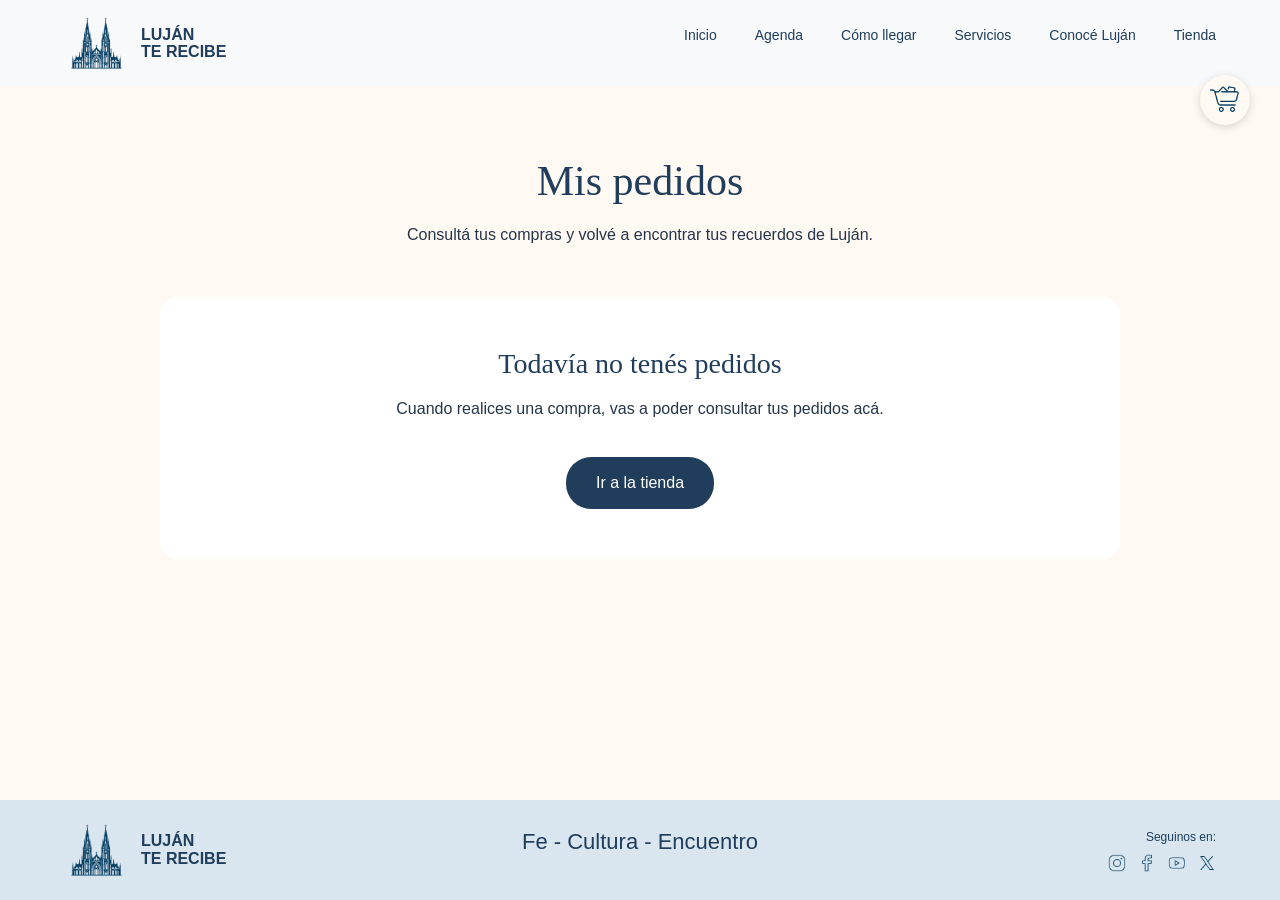
<file: pages/mis-pedidos.html>
<!DOCTYPE html>
<html lang="es">
<head>
    <meta charset="UTF-8">
    <meta name="viewport" content="width=device-width, initial-scale=1.0">
    <title>Mis pedidos | Luján te recibe</title>


    <link href="https://cdn.jsdelivr.net/npm/bootstrap@5.3.3/dist/css/bootstrap.min.css" rel="stylesheet">
    <link rel="stylesheet" href="../estilos.css">
</head>
<body>

   <!-- HEADER -->
<header class="header">

    <div class="contenedor header-contenido">

        <a href="../index.html" class="logo">

            <img src="../src/iconos/logo lujan.png"
                 alt="Luján te recibe">

            <span class="logo-texto">
                LUJÁN<br>
                TE RECIBE
            </span>

        </a>

        <!-- BOTÓN MENÚ HAMBURGUESA -->
        <button class="menu-hamburguesa d-lg-none"
                type="button"
                data-bs-toggle="collapse"
                data-bs-target="#menuPrincipal"
                aria-controls="menuPrincipal"
                aria-expanded="false"
                aria-label="Abrir menú">

            <span></span>
            <span></span>
            <span></span>

        </button>

        <!-- NAVEGACIÓN -->
        <nav class="navegacion collapse d-lg-block"
             id="menuPrincipal"
             aria-label="Navegación principal">

            <ul>
                <li><a href="../index.html">Inicio</a></li>
                <li><a href="../index.html#agenda">Agenda</a></li>
                <li><a href="como-llegar.html">Cómo llegar</a></li>
                <li><a href="servicios.html">Servicios</a></li>
                <li><a href="conoce-lujan.html">Conocé Luján</a></li>
                <li><a href="tienda.html">Tienda</a></li>
            </ul>

        </nav>

        <!-- CARRITO FLOTANTE -->
        <a href="carrito.html" class="carrito-flotante"
           aria-label="Mi carrito">
            <img src="../src/iconos/icons8-compra-48.png" alt="">
        </a>

    </div>

</header>



<main>
    <section class="pedidos-contenedor">

        <div class="pedidos-intro">
            <h1 class="titulo-seccion">Mis pedidos</h1>
            <p>Consultá tus compras y volvé a encontrar tus recuerdos de Luján.</p>
        </div>

        <div id="lista-pedidos">

    

        </div>

    </section>
</main>








 

<!-- FOOTER -->

    <footer class="footer">

        <div class="contenedor footer-contenido">

            <a href="../index.html" class="footer-logo">

                <img src="../src/iconos/logo lujan.png"
                     alt="Luján te recibe">

                <span class="footer-logo-texto">
                    LUJÁN<br>
                    TE RECIBE
                </span>

            </a>


        

            <p class="footer-frase">
                Fe - Cultura - Encuentro
            </p>


            <div class="footer-redes">

                <p>Seguinos en:</p>

                <div class="redes-iconos">

                    <a href="https://www.instagram.com/municipiodelujan/"
                       target="_blank"
                       rel="noopener noreferrer"
                       aria-label="Instagram">

                        <img src="../src/iconos/icons8-instagram-50.png"
                             alt="">

                    </a>


                    <a href="https://www.facebook.com/share/1DmuMXCCsV/"
                       target="_blank"
                       rel="noopener noreferrer"
                       aria-label="Facebook">

                        <img src="../src/iconos/icons8-facebook-f-50.png"
                             alt="">

                    </a>


                    <a href="https://youtube.com/@prensalujan?si=SlQd7xWI5CJJVTDy"
                       target="_blank"
                       rel="noopener noreferrer"
                       aria-label="YouTube">

                        <img src="../src/iconos/icons8-youtube-play-50.png"
                             alt="">

                    </a>


                    <a href="https://x.com/MuniLujan"
                       target="_blank"
                       rel="noopener noreferrer"
                       aria-label="X">

                        <img src="../src/iconos/icons8-twitterx-50.png"
                             alt="">

                    </a>

                </div>

            </div>

        </div>

    </footer>

<script src="https://cdn.jsdelivr.net/npm/bootstrap@5.3.3/dist/js/bootstrap.bundle.min.js"></script>
       <script src="../src/mis-pedidos.js"></script>
</body>
</html>
</file>
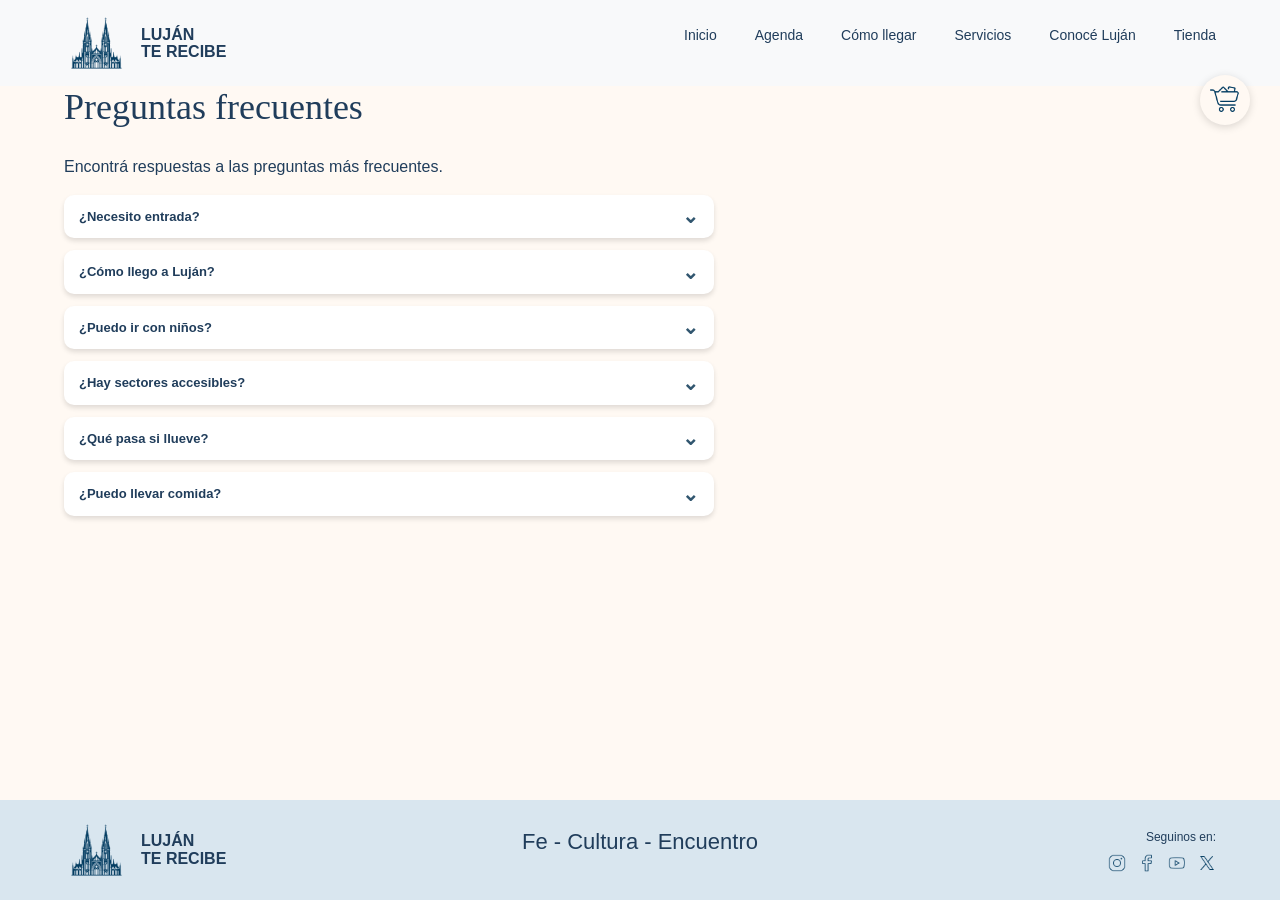
<file: pages/preguntas-frecuentes.html>
<!DOCTYPE html>
<html lang="es">

<head>
    <meta charset="UTF-8">
    <meta name="viewport" content="width=device-width, initial-scale=1.0">

    <title>Preguntas frecuentes | Luján te recibe</title>
    
<link href="https://cdn.jsdelivr.net/npm/bootstrap@5.3.3/dist/css/bootstrap.min.css" rel="stylesheet">
    <link rel="stylesheet" href="../estilos.css">
</head>

<body>

 <!-- HEADER -->
<header class="header">

    <div class="contenedor header-contenido">

        <a href="../index.html" class="logo">

            <img src="../src/iconos/logo lujan.png"
                 alt="Luján te recibe">

            <span class="logo-texto">
                LUJÁN<br>
                TE RECIBE
            </span>

        </a>

        <!-- BOTÓN MENÚ HAMBURGUESA -->
        <button class="menu-hamburguesa d-lg-none"
                type="button"
                data-bs-toggle="collapse"
                data-bs-target="#menuPrincipal"
                aria-controls="menuPrincipal"
                aria-expanded="false"
                aria-label="Abrir menú">

            <span></span>
            <span></span>
            <span></span>

        </button>

        <!-- NAVEGACIÓN -->
        <nav class="navegacion collapse d-lg-block"
             id="menuPrincipal"
             aria-label="Navegación principal">

            <ul>
                <li><a href="../index.html">Inicio</a></li>
                <li><a href="../index.html#agenda">Agenda</a></li>
                <li><a href="como-llegar.html">Cómo llegar</a></li>
                <li><a href="servicios.html">Servicios</a></li>
                <li><a href="conoce-lujan.html">Conocé Luján</a></li>
                <li><a href="tienda.html">Tienda</a></li>
            </ul>

        </nav>

        <!-- CARRITO FLOTANTE -->
        <a href="carrito.html" class="carrito-flotante"
           aria-label="Mi carrito">
            <img src="../src/iconos/icons8-compra-48.png" alt="">
        </a>

    </div>

</header>


    <main>

       

        <section class="preguntas">

            <div class="contenedor preguntas-contenido">

             

                <div class="preguntas-principal">

                    <h1 class="titulo-seccion">
                        Preguntas frecuentes
                    </h1>

                    <p class="preguntas-introduccion">
                           Encontrá respuestas a las preguntas más frecuentes.

                    </p>

                </div>


                   

                    <div class="preguntas-lista">

                        <details class="pregunta-item">

                            <summary>
                                ¿Necesito entrada?
                            </summary>

                            <p>No, no se requiere entrada. La participación en la Santa Misa
                            es libre y gratuita.
                            Se recomienda llegar con anticipación.</p>

                        </details>
                        
                        

                    

                        <details class="pregunta-item">

                            <summary>
                                ¿Cómo llego a Luján?
                            </summary>

                            <p>
                                Consultá las alternativas de transporte y los accesos
                                en nuestra sección
                                <a href="como-llegar.html">Cómo llegar</a>.
                            </p>

                        </details>

                        

                        
                        <details class="pregunta-item">

                            <summary>
                                ¿Puedo ir con niños?
                            </summary>

                            <p>
                                Sí, podés asistir con niños. Te recomendamos organizar
                                el traslado con anticipación.
                            </p>

                        </details>
                          
                    


                        

                        <details class="pregunta-item">

                            <summary>
                                ¿Hay sectores accesibles?
                            </summary>

                            <p>
                                Sí, hay sectores y servicios accesibles. Consultá toda la información
                                en la sección <a href="servicios.html">Servicios</a>.

                        </details>
                        


                        

                        <details class="pregunta-item">

                            <summary>
                                ¿Qué pasa si llueve?
                            </summary>

                            <p>
                                Las posibles modificaciones de la programación
                                se comunicarán a través de los canales oficiales.
                            </p>

                        </details>
                            
                         


                         
                        <details class="pregunta-item">

                            <summary>
                                ¿Puedo llevar comida?
                            </summary>

                            <p> Las condiciones de ingreso de alimentos se comunicarán
                                a través de los canales oficiales antes del evento.</p>

                        </details>

                    

                                 </div>

                          </div>




        </section>

    </main>


    <!-- FOOTER -->

    <footer class="footer">

        <div class="contenedor footer-contenido">

            <a href="../index.html" class="footer-logo">

                <img src="../src/iconos/logo lujan.png"
                     alt="Luján te recibe">

                <span class="footer-logo-texto">
                    LUJÁN<br>
                    TE RECIBE
                </span>

            </a>


              
            <p class="footer-frase">
                Fe - Cultura - Encuentro
            </p>


            <div class="footer-redes">

                <p>Seguinos en:</p>

                <div class="redes-iconos">

                    <a href="https://www.instagram.com/municipiodelujan/"
                       target="_blank"
                       rel="noopener noreferrer"
                       aria-label="Instagram">

                        <img src="../src/iconos/icons8-instagram-50.png"
                             alt="">

                    </a>


                    <a href="https://www.facebook.com/share/1DmuMXCCsV/"
                       target="_blank"
                       rel="noopener noreferrer"
                       aria-label="Facebook">

                        <img src="../src/iconos/icons8-facebook-f-50.png"
                             alt="">

                    </a>


                    <a href="https://youtube.com/@prensalujan?si=SlQd7xWI5CJJVTDy"
                       target="_blank"
                       rel="noopener noreferrer"
                       aria-label="YouTube">

                        <img src="../src/iconos/icons8-youtube-play-50.png"
                             alt="">

                    </a>


                    <a href="https://x.com/MuniLujan"
                       target="_blank"
                       rel="noopener noreferrer"
                       aria-label="X">

                        <img src="../src/iconos/icons8-twitterx-50.png"
                             alt="">

                    </a>

                </div> 

            </div> 

        </div> 

    </footer>


    <script src="https://cdn.jsdelivr.net/npm/bootstrap@5.3.3/dist/js/bootstrap.bundle.min.js"></script>
</body>
</html>
</file>
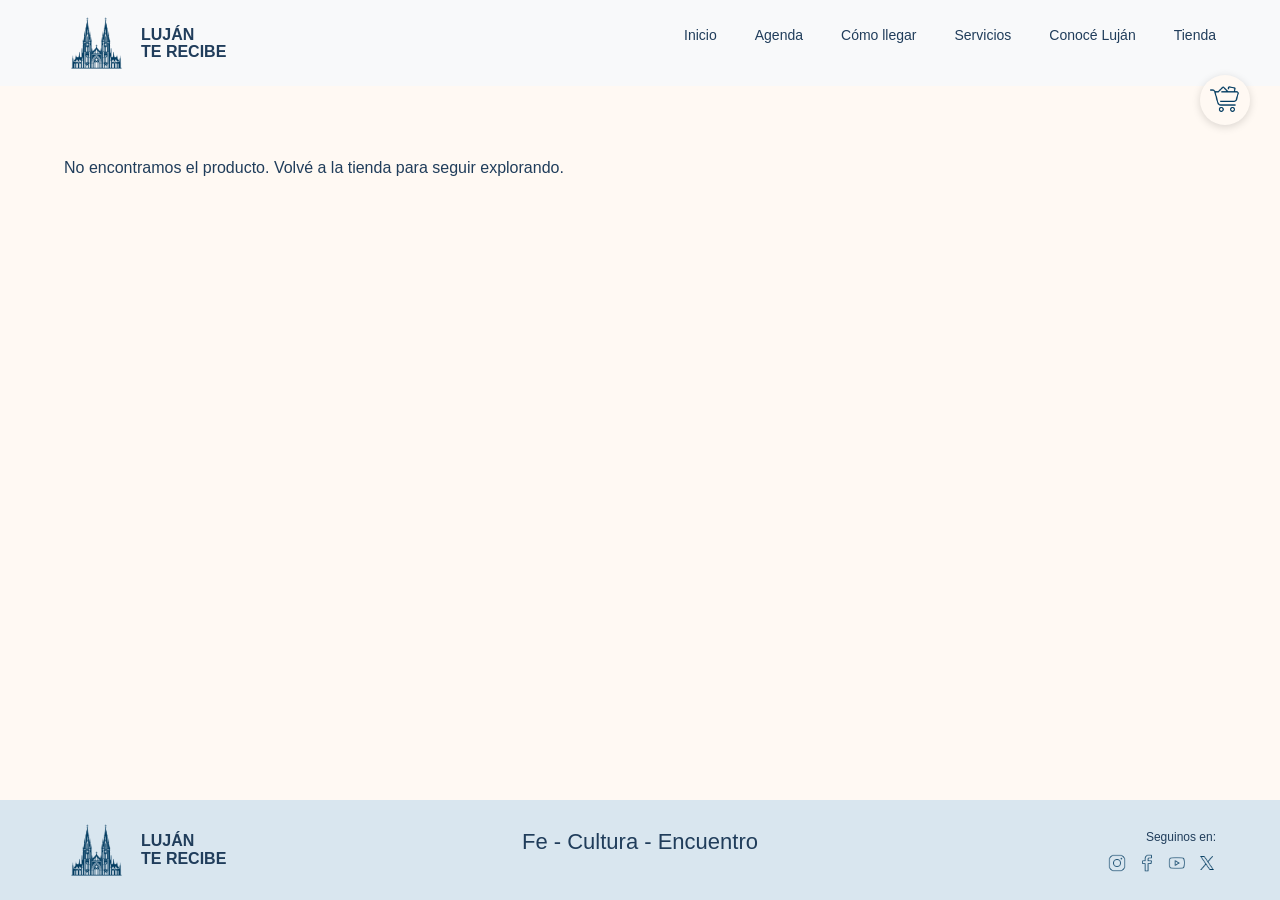
<file: pages/producto.html>
<!DOCTYPE html>
<html lang="es">
<head>
    <meta charset="UTF-8">
    <meta name="viewport" content="width=device-width, initial-scale=1.0">
    <title>Producto | Luján te recibe</title>


<link href="https://cdn.jsdelivr.net/npm/bootstrap@5.3.3/dist/css/bootstrap.min.css" rel="stylesheet">
<link rel="stylesheet" href="../estilos.css">
</head>
<body>

       <!-- HEADER -->
<header class="header">

    <div class="contenedor header-contenido">

        <a href="../index.html" class="logo">

            <img src="../src/iconos/logo lujan.png"
                 alt="Luján te recibe">

            <span class="logo-texto">
                LUJÁN<br>
                TE RECIBE
            </span>

        </a>

        <!-- BOTÓN MENÚ HAMBURGUESA -->
        <button class="menu-hamburguesa d-lg-none"
                type="button"
                data-bs-toggle="collapse"
                data-bs-target="#menuPrincipal"
                aria-controls="menuPrincipal"
                aria-expanded="false"
                aria-label="Abrir menú">

            <span></span>
            <span></span>
            <span></span>

        </button>

        <!-- NAVEGACIÓN -->
        <nav class="navegacion collapse d-lg-block"
             id="menuPrincipal"
             aria-label="Navegación principal">

            <ul>
                <li><a href="../index.html">Inicio</a></li>
                <li><a href="../index.html#agenda">Agenda</a></li>
                <li><a href="como-llegar.html">Cómo llegar</a></li>
                <li><a href="servicios.html">Servicios</a></li>
                <li><a href="conoce-lujan.html">Conocé Luján</a></li>
                <li><a href="tienda.html">Tienda</a></li>
            </ul>

        </nav>

        <!-- CARRITO FLOTANTE -->
        <a href="carrito.html" class="carrito-flotante"
           aria-label="Mi carrito">
            <img src="../src/iconos/icons8-compra-48.png" alt="">
        </a>

    </div>

</header>
   <main>

    <section class="detalle-producto contenedor">

        <!-- IMAGEN -->

        <div class="detalle-imagen">
            <img id="producto-imagen" src="" alt="">
        </div>

        <!-- INFORMACIÓN -->

        <div class="detalle-info">

            <a href="tienda.html" class="volver-tienda">
                ← Volver a la tienda
            </a>

            <span class="producto-categoria" id="producto-categoria"></span>

            <h1 id="producto-nombre"></h1>

            <p class="detalle-precio" id="producto-precio"></p>

            <p class="detalle-descripcion" id="producto-descripcion"></p>

            <!-- CANTIDAD -->

            <div class="selector-cantidad">

                <label for="cantidad">Cantidad</label>

                <input type="number"
                       id="cantidad"
                       name="cantidad"
                       value="1"
                       min="1">

            </div>

            <button type="button" class="btn-carrito">
                Agregar al carrito
            </button>

        </div>

    </section>

</main>

<!-- FOOTER -->

    <footer class="footer">

        <div class="contenedor footer-contenido">

            <a href="../index.html" class="footer-logo">

                <img src="../src/iconos/logo lujan.png"
                     alt="Luján te recibe">

                <span class="footer-logo-texto">
                    LUJÁN<br>
                    TE RECIBE
                </span>

            </a>


        

            <p class="footer-frase">
                Fe - Cultura - Encuentro
            </p>


            <div class="footer-redes">

                <p>Seguinos en:</p>

                <div class="redes-iconos">

                    <a href="https://www.instagram.com/municipiodelujan/"
                       target="_blank"
                       rel="noopener noreferrer"
                       aria-label="Instagram">

                        <img src="../src/iconos/icons8-instagram-50.png"
                             alt="">

                    </a>


                    <a href="https://www.facebook.com/share/1DmuMXCCsV/"
                       target="_blank"
                       rel="noopener noreferrer"
                       aria-label="Facebook">

                        <img src="../src/iconos/icons8-facebook-f-50.png"
                             alt="">

                    </a>


                    <a href="https://youtube.com/@prensalujan?si=SlQd7xWI5CJJVTDy"
                       target="_blank"
                       rel="noopener noreferrer"
                       aria-label="YouTube">

                        <img src="../src/iconos/icons8-youtube-play-50.png"
                             alt="">

                    </a>


                    <a href="https://x.com/MuniLujan"
                       target="_blank"
                       rel="noopener noreferrer"
                       aria-label="X">

                        <img src="../src/iconos/icons8-twitterx-50.png"
                             alt="">

                    </a>

                </div>

            </div>

        </div>

    </footer>

    
<script src="https://cdn.jsdelivr.net/npm/bootstrap@5.3.3/dist/js/bootstrap.bundle.min.js"></script>
<script src="../src/productos.js"></script>
<script src="../src/detalle.js"></script>
    
</body>
</html>
</file>
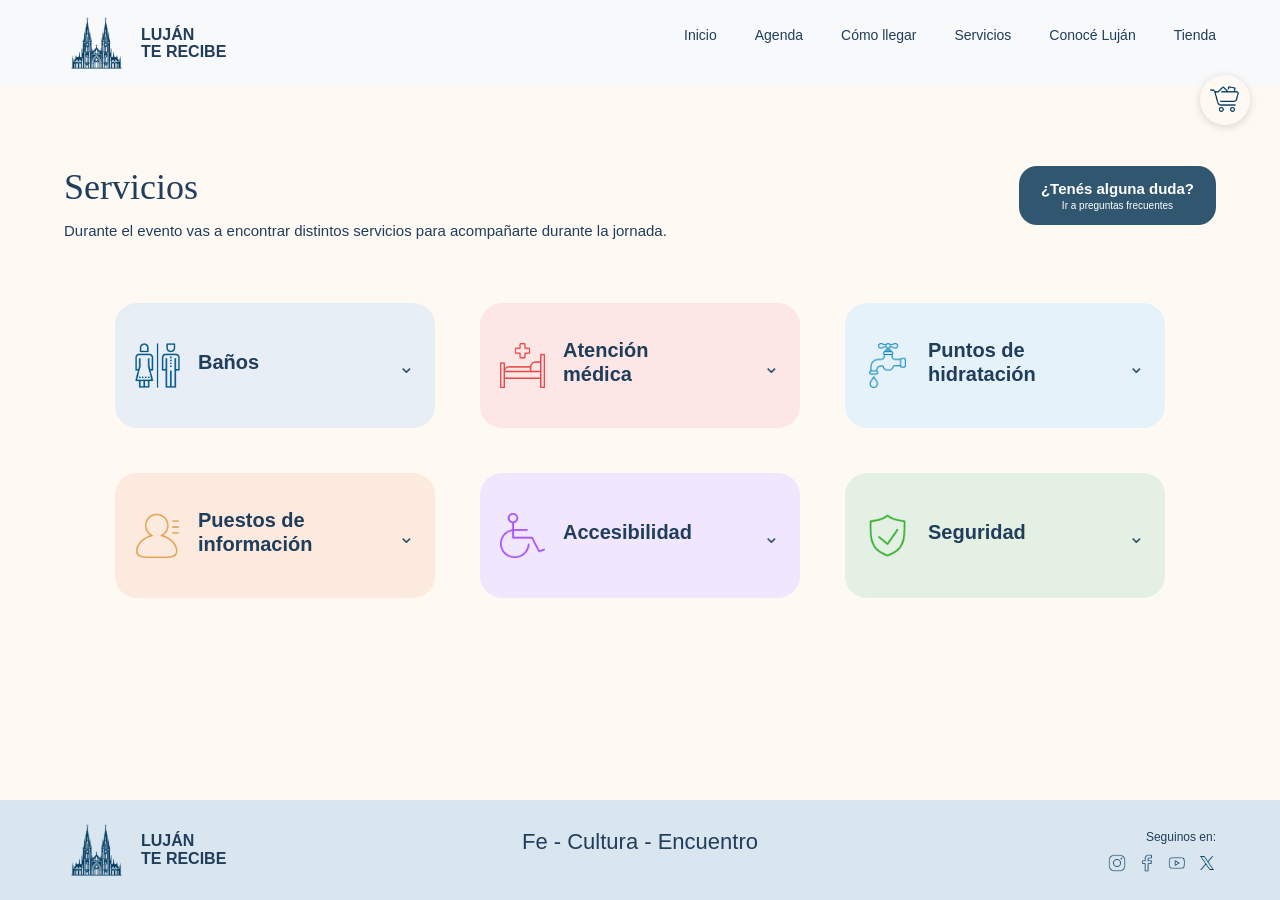
<file: pages/servicios.html>
<!DOCTYPE html>
<html lang="es">

<head>
    <meta charset="UTF-8">
    <meta name="viewport" content="width=device-width, initial-scale=1.0">

    <title>Servicios | Luján te recibe</title>

<link href="https://cdn.jsdelivr.net/npm/bootstrap@5.3.3/dist/css/bootstrap.min.css" rel="stylesheet">
    <link rel="stylesheet" href="../estilos.css">

</head>

<body>


      <!-- HEADER -->
<header class="header">

    <div class="contenedor header-contenido">

        <a href="../index.html" class="logo">

            <img src="../src/iconos/logo lujan.png"
                 alt="Luján te recibe">

            <span class="logo-texto">
                LUJÁN<br>
                TE RECIBE
            </span>

        </a>

        <!-- BOTÓN MENÚ HAMBURGUESA -->
        <button class="menu-hamburguesa d-lg-none"
                type="button"
                data-bs-toggle="collapse"
                data-bs-target="#menuPrincipal"
                aria-controls="menuPrincipal"
                aria-expanded="false"
                aria-label="Abrir menú">

            <span></span>
            <span></span>
            <span></span>

        </button>

        <!-- NAVEGACIÓN -->
        <nav class="navegacion collapse d-lg-block"
             id="menuPrincipal"
             aria-label="Navegación principal">

            <ul>
                <li><a href="../index.html">Inicio</a></li>
                <li><a href="../index.html#agenda">Agenda</a></li>
                <li><a href="como-llegar.html">Cómo llegar</a></li>
                <li><a href="servicios.html">Servicios</a></li>
                <li><a href="conoce-lujan.html">Conocé Luján</a></li>
                <li><a href="tienda.html">Tienda</a></li>
            </ul>

        </nav>

        <!-- CARRITO FLOTANTE -->
        <a href="carrito.html" class="carrito-flotante"
           aria-label="Mi carrito">
            <img src="../src/iconos/icons8-compra-48.png" alt="">
        </a>

    </div>

</header>


    <main>

        <section class="servicios seccion">

            <div class="contenedor">

                <div class="servicios-encabezado">

                    <div>

                        <h1 class="titulo-seccion">Servicios</h1>

                        <p>Durante el evento vas a encontrar distintos servicios
                            para acompañarte durante la jornada.
                        </p>

                    </div>

                <a href="preguntas-frecuentes.html" class="servicios-ayuda">
                   ¿Tenés alguna duda?
                   <span>Ir a preguntas frecuentes</span>
                       </a>

                </div>


                

                <div class="servicios-tarjetas">

                   <details class="servicio-item">

    <summary class="servicio servicio-banos">

        <img src="../src/iconos/icono-baño.png"
             alt="">

        <h2>Baños</h2>

    </summary>

    <div class="servicio-detalle">

        <h3>Baños públicos</h3>

        <p>
            Durante el evento habrá sanitarios disponibles
            en distintos puntos del centro de Luján.
        </p>

        <p>
            También habrá baños accesibles para personas
            con movilidad reducida.
        </p>

        <a href="https://maps.app.goo.gl/CPUE45ymZGt9M6Gz9"
           target="_blank"
           rel="noopener noreferrer">
            Ver zona en Google Maps
        </a>

    </div>

</details>


                   <details class="servicio-item">

    <summary class="servicio servicio-medica">

        <img src="../src/iconos/hospital_icon_133619.png"
             alt="">

        <h2>Atención<br>médica</h2>

    </summary>

    <div class="servicio-detalle">

        <h3>Puesto de atención médica</h3>

        <p>
            Durante el evento habrá un puesto de primeros
            auxilios en el Parque Islas Malvinas.
        </p>

        <p>
          Contará con personal capacitado para atender
          emergencias y brindar orientación.
        </p>

        <a href="https://maps.app.goo.gl/edQEMbW97Tnjpnsy7"
           target="_blank"
           rel="noopener noreferrer">
            Ver ubicación en Google Maps
        </a>

    </div>

</details>


                    <details class="servicio-item">

    <summary class="servicio servicio-hidratacion">

        <img src="../src/iconos/punto-hidratacion.png"
             alt="">

        <h2>Puntos de<br>hidratación</h2>

    </summary>

    <div class="servicio-detalle">

        <h3>Hidratación gratuita</h3>

        <p>
            Durante el evento vas a encontrar puestos de
            hidratación en distintos puntos del recorrido.
        </p>

      <ul class="lista-servicios">
          <li>Plaza Belgrano</li>
          <li>Terminal de Ómnibus</li>
          <li>Acceso por Av. Nuestra Señora de Luján</li>
           </ul>

        <a href="https://maps.app.goo.gl/st9VnGW3LRMAFVZm7"
           target="_blank"
           rel="noopener noreferrer">
            Ver zona principal en Google Maps
        </a>

    </div>

</details>

<details class="servicio-item">

    <summary class="servicio servicio-informacion">

        <img src="../src/iconos/info.png"
             alt="">

        <h2>Puestos de<br>información</h2>

    </summary>

    <div class="servicio-detalle">

        <h3>Información al visitante</h3>

        <p>Acercate a los puestos para consultar sobre
           la agenda, accesos, servicios y ubicaciones
           durante el evento.

          </p>

        <p><strong>Vas a encontrarlos en:</strong></p>

        <ul class="lista-servicios">
            <li>Plaza Belgrano</li>
            <li>Terminal de Ómnibus</li>
        </ul>

        <a href="https://maps.app.goo.gl/n1yNJ4tfciYbqy7p6"
           target="_blank"
           rel="noopener noreferrer">
            Ver punto principal en Google Maps
        </a>

    </div>

</details>

<details class="servicio-item">

    <summary class="servicio servicio-accesibilidad">

        <img src="../src/iconos/inclusion.png"
             alt="">

        <h2>Accesibilidad</h2>

    </summary>

    <div class="servicio-detalle">

        <h3>Un evento para todos</h3>

        <p>
            El evento contará con espacios y servicios destinados
            a facilitar la participación de personas con movilidad reducida.
        </p>

        <ul class="lista-servicios">
            <li>Sector reservado y accesible.</li>
            <li>Ingreso prioritario.</li>
            <li>Baños accesibles.</li>
            <li>Personal de asistencia y orientación.</li>
        </ul>

        <p>
            Consultá en los puestos de información para recibir
            asistencia durante la jornada.
        </p>

    </div>

</details>


                  <details class="servicio-item">

    <summary class="servicio servicio-seguridad">

        <img src="../src/iconos/seguridad.png"
             alt="">

        <h2>Seguridad</h2>

    </summary>

    <div class="servicio-detalle">

        <h3>Operativo de seguridad</h3>

        <p>
          Durante el evento se desplegará un operativo especial
       para garantizar la seguridad y organización de la jornada.
        </p>

        <ul class="lista-servicios">
            <li>Presencia de personal de seguridad.</li>
            <li>Control y organización de accesos.</li>
            <li>Asistencia ante emergencias.</li>
            <li>Orientación en zonas de alta concurrencia.</li>
        </ul>

        <p>
            Ante cualquier inconveniente, acercate al personal
            identificado o a uno de los puestos de información.
        </p>

    </div>

</details>
                </div>

            </div>

        </section>

    </main>


    <!-- FOOTER -->

    <footer class="footer">

        <div class="contenedor footer-contenido">

            <a href="../index.html" class="footer-logo">

                <img src="../src/iconos/logo lujan.png"
                     alt="Luján te recibe">

                <span class="footer-logo-texto">
                    LUJÁN<br>
                    TE RECIBE
                </span>

            </a>
  

            <p class="footer-frase">
                Fe - Cultura - Encuentro
            </p>


            <div class="footer-redes">

                <p>Seguinos en:</p>

                <div class="redes-iconos">

                    <a href="https://www.instagram.com/municipiodelujan/"
                       target="_blank"
                       rel="noopener noreferrer"
                       aria-label="Instagram">

                        <img src="../src/iconos/icons8-instagram-50.png"
                             alt="">

                    </a>

                    <a href="https://www.facebook.com/share/1DmuMXCCsV/"
                       target="_blank"
                       rel="noopener noreferrer"
                       aria-label="Facebook">

                        <img src="../src/iconos/icons8-facebook-f-50.png"
                             alt="">

                    </a>

                    <a href="https://youtube.com/@prensalujan?si=SlQd7xWI5CJJVTDy"
                       target="_blank"
                       rel="noopener noreferrer"
                       aria-label="YouTube">

                        <img src="../src/iconos/icons8-youtube-play-50.png"
                             alt="">

                    </a>

                    <a href="https://x.com/MuniLujan"
                       target="_blank"
                       rel="noopener noreferrer"
                       aria-label="X">

                        <img src="../src/iconos/icons8-twitterx-50.png"
                             alt="">

                    </a>

                </div>

            </div>

        </div>

    </footer>

<script src="https://cdn.jsdelivr.net/npm/bootstrap@5.3.3/dist/js/bootstrap.bundle.min.js"></script>
</body>
</html>
</file>
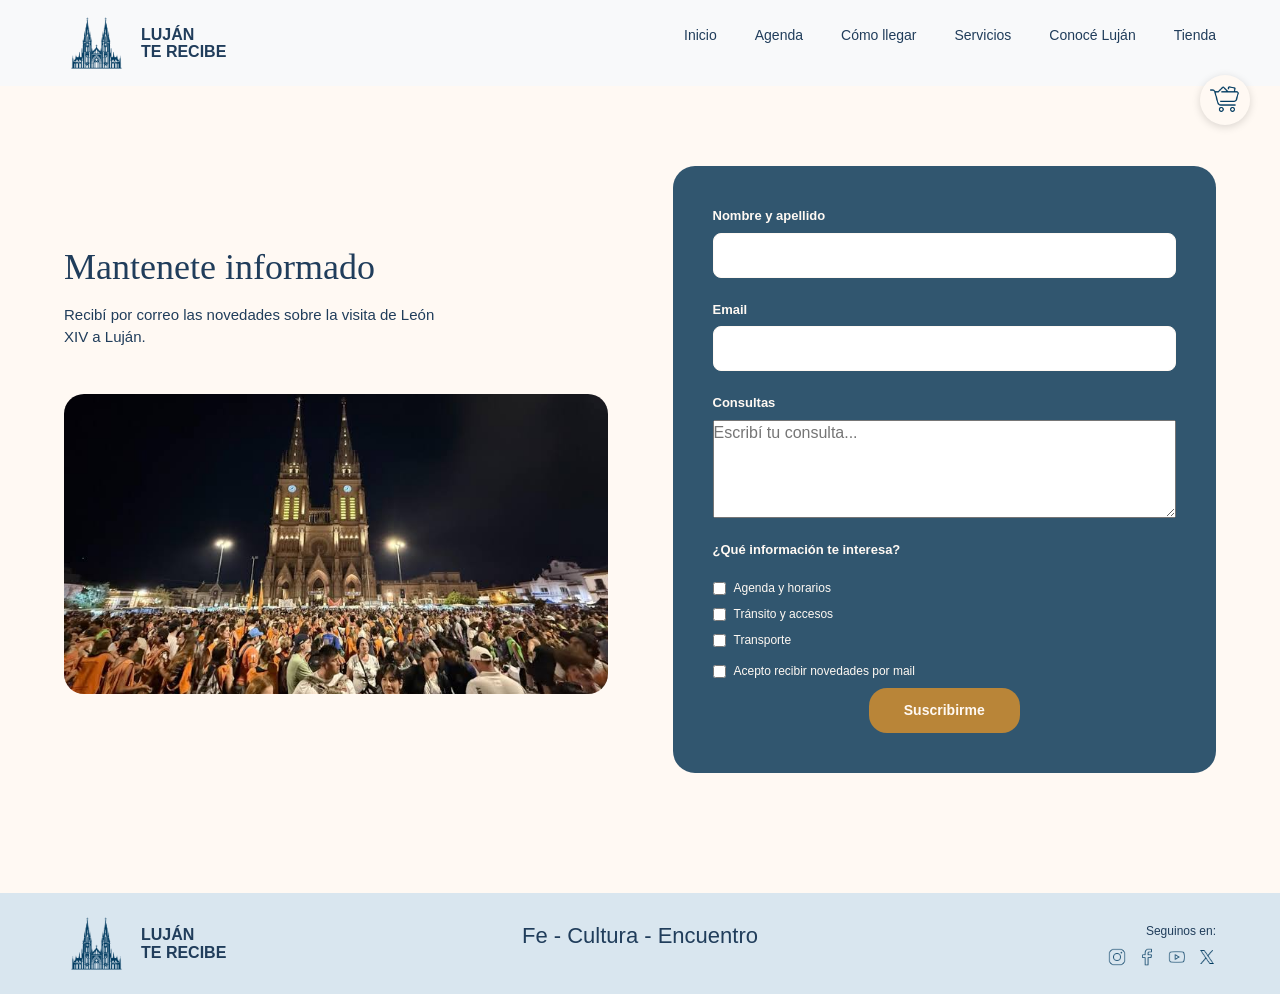
<file: pages/suscripcion.html>
<!DOCTYPE html>
<html lang="es">

<head>
    <meta charset="UTF-8">
    <meta name="viewport" content="width=device-width, initial-scale=1.0">

    <title>Mantenete informado | Luján te recibe</title>

<link href="https://cdn.jsdelivr.net/npm/bootstrap@5.3.3/dist/css/bootstrap.min.css" rel="stylesheet">
    <link rel="stylesheet" href="../estilos.css">

</head>

<body>

   <!-- HEADER -->
<header class="header">

    <div class="contenedor header-contenido">

        <a href="../index.html" class="logo">

            <img src="../src/iconos/logo lujan.png"
                 alt="Luján te recibe">

            <span class="logo-texto">
                LUJÁN<br>
                TE RECIBE
            </span>

        </a>

        <!-- BOTÓN MENÚ HAMBURGUESA -->
        <button class="menu-hamburguesa d-lg-none"
                type="button"
                data-bs-toggle="collapse"
                data-bs-target="#menuPrincipal"
                aria-controls="menuPrincipal"
                aria-expanded="false"
                aria-label="Abrir menú">

            <span></span>
            <span></span>
            <span></span>

        </button>

        <!-- NAVEGACIÓN -->
        <nav class="navegacion collapse d-lg-block"
             id="menuPrincipal"
             aria-label="Navegación principal">

            <ul>
                <li><a href="../index.html">Inicio</a></li>
                <li><a href="../index.html#agenda">Agenda</a></li>
                <li><a href="como-llegar.html">Cómo llegar</a></li>
                <li><a href="servicios.html">Servicios</a></li>
                <li><a href="conoce-lujan.html">Conocé Luján</a></li>
                <li><a href="tienda.html">Tienda</a></li>
            </ul>

        </nav>

        <!-- CARRITO FLOTANTE -->
        <a href="carrito.html" class="carrito-flotante"
           aria-label="Mi carrito">
            <img src="../src/iconos/icons8-compra-48.png" alt="">
        </a>

    </div>

</header>
    <main>



        <section class="informacion seccion">

            <div class="contenedor informacion-contenido">


                <div class="informacion-presentacion">

                    <h1 class="titulo-seccion">
                        Mantenete informado
                    </h1>

                    <p>
                        Recibí por correo las novedades sobre la visita
                        de León XIV a Luján.       
                    </p>

                    <img
                        src="../src/imagenes/peregrinacion.jpg"
                        alt="imagen de la última peregrinación"
                        class="informacion-imagen">

                </div>


               

                <div class="informacion-tarjeta">

                    <form class="informacion-formulario"
                          action="#"
                          method="post">

           

                        <div class="formulario-campo">

                            <label for="nombre">
                                Nombre y apellido
                            </label>

                            <input
                                type="text"
                                id="nombre"
                                name="nombre"
                                autocomplete="name"
                                required>

                        </div>




                        <div class="formulario-campo">

                            <label for="email">
                                Email
                            </label>

                            <input
                                type="email"
                                id="email"
                                name="email"
                                autocomplete="email"
                                required>

                        </div>

<div class="formulario-campo">
    <label for="consultas">Consultas</label>
    <textarea
        id="consultas"
        name="consultas"
        rows="4"
        placeholder="Escribí tu consulta..."
    ></textarea>
</div>

                        <fieldset class="formulario-intereses">

                            <legend>
                                ¿Qué información te interesa?
                            </legend>

                            <label>
                                <input type="checkbox"
                                       name="intereses"
                                       value="agenda">

                                Agenda y horarios
                            </label>

                            <label>
                                <input type="checkbox"
                                       name="intereses"
                                       value="transito">

                                Tránsito y accesos
                            </label>

                            <label>
                                <input type="checkbox"
                                       name="intereses"
                                       value="transporte">

                                Transporte
                            </label>

        



                        <label class="formulario-consentimiento">

                            <input
                                type="checkbox"
                                name="consentimiento"
                                value="si"
                                required>

                            Acepto recibir novedades por mail

                        </label>


            

                        <button type="submit"
                                class="formulario-boton">

                            Suscribirme

                        </button>

                    </form>

                </div>

            </div>

        </section>

    </main>


    <!-- FOOTER -->

    <footer class="footer">

        <div class="contenedor footer-contenido">

            <a href="../index.html" class="footer-logo">

                <img src="../src/iconos/logo lujan.png"
                     alt="Luján te recibe">

                <span class="footer-logo-texto">
                    LUJÁN<br>
                    TE RECIBE
                </span>

            </a>


        

            <p class="footer-frase">
                Fe - Cultura - Encuentro
            </p>


            <div class="footer-redes">

                <p>Seguinos en:</p>

                <div class="redes-iconos">

                    <a href="https://www.instagram.com/municipiodelujan/"
                       target="_blank"
                       rel="noopener noreferrer"
                       aria-label="Instagram">

                        <img src="../src/iconos/icons8-instagram-50.png"
                             alt="">

                    </a>


                    <a href="https://www.facebook.com/share/1DmuMXCCsV/"
                       target="_blank"
                       rel="noopener noreferrer"
                       aria-label="Facebook">

                        <img src="../src/iconos/icons8-facebook-f-50.png"
                             alt="">

                    </a>


                    <a href="https://youtube.com/@prensalujan?si=SlQd7xWI5CJJVTDy"
                       target="_blank"
                       rel="noopener noreferrer"
                       aria-label="YouTube">

                        <img src="../src/iconos/icons8-youtube-play-50.png"
                             alt="">

                    </a>


                    <a href="https://x.com/MuniLujan"
                       target="_blank"
                       rel="noopener noreferrer"
                       aria-label="X">

                        <img src="../src/iconos/icons8-twitterx-50.png"
                             alt="">

                    </a>

                </div>

            </div>

        </div>

    </footer>


<script src="https://cdn.jsdelivr.net/npm/bootstrap@5.3.3/dist/js/bootstrap.bundle.min.js"></script>
</body>
</html>
</file>
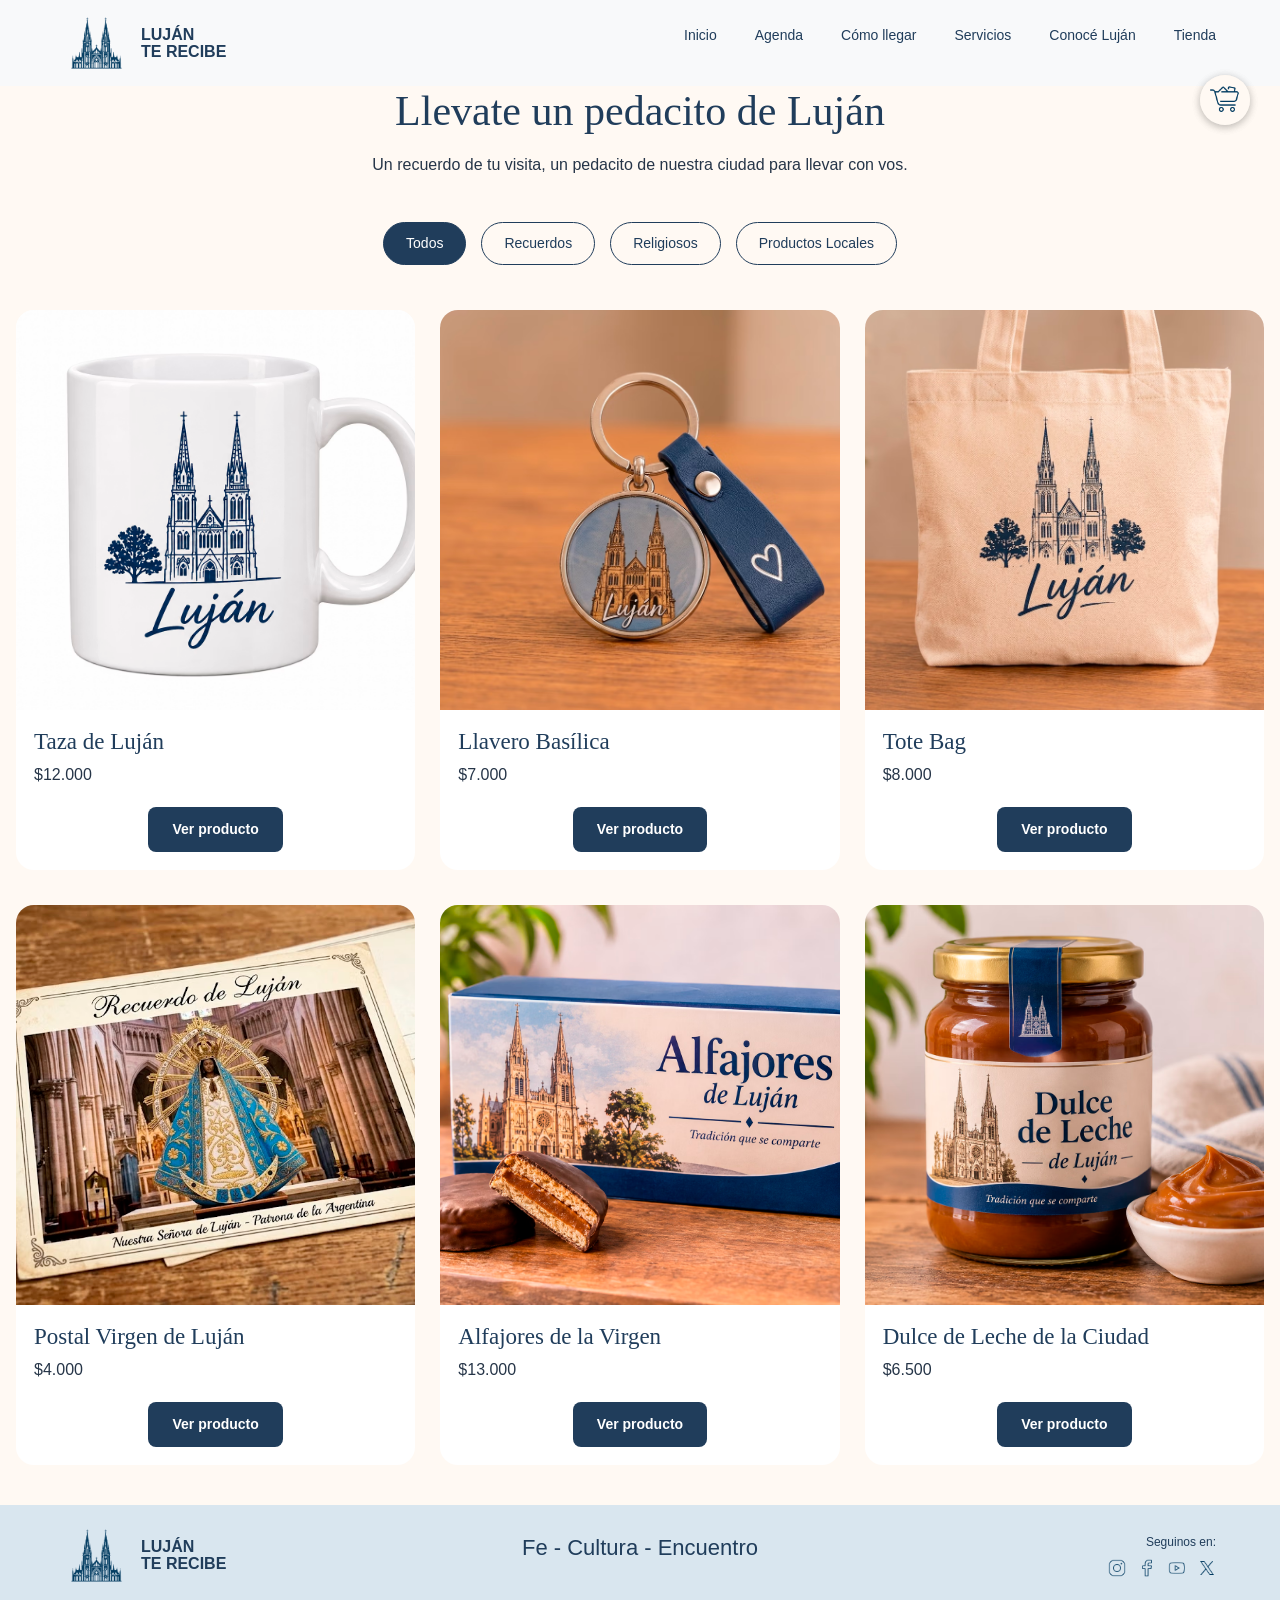
<file: pages/tienda.html>
<!DOCTYPE html>
<html lang="es">
<head>
    <meta charset="UTF-8">
    <meta name="viewport" content="width=device-width, initial-scale=1.0">
    <title>Tienda | Luján te recibe</title>


    <link href="https://cdn.jsdelivr.net/npm/bootstrap@5.3.3/dist/css/bootstrap.min.css" rel="stylesheet">
    <link rel="stylesheet" href="../estilos.css">
</head>
<body>

<!-- HEADER -->
<header class="header">

    <div class="contenedor header-contenido">

        <a href="../index.html" class="logo">

            <img src="../src/iconos/logo lujan.png"
                 alt="Luján te recibe">

            <span class="logo-texto">
                LUJÁN<br>
                TE RECIBE
            </span>

        </a>

        <!-- BOTÓN MENÚ HAMBURGUESA -->
        <button class="menu-hamburguesa d-lg-none"
                type="button"
                data-bs-toggle="collapse"
                data-bs-target="#menuPrincipal"
                aria-controls="menuPrincipal"
                aria-expanded="false"
                aria-label="Abrir menú">

            <span></span>
            <span></span>
            <span></span>

        </button>

        <!-- NAVEGACIÓN -->
        <nav class="navegacion collapse d-lg-block"
             id="menuPrincipal"
             aria-label="Navegación principal">

            <ul>
                <li><a href="../index.html">Inicio</a></li>
                <li><a href="../index.html#agenda">Agenda</a></li>
                <li><a href="como-llegar.html">Cómo llegar</a></li>
                <li><a href="servicios.html">Servicios</a></li>
                <li><a href="conoce-lujan.html">Conocé Luján</a></li>
                <li><a href="tienda.html">Tienda</a></li>
            </ul>

        </nav>

        <!-- CARRITO FLOTANTE -->
        <a href="carrito.html" class="carrito-flotante"
           aria-label="Mi carrito">
            <img src="../src/iconos/icons8-compra-48.png" alt="">
        </a>

    </div>

</header>
<!-- CARRITO FLOTANTE -->
            <a href="carrito.html" class="carrito-flotante" aria-label="Mi carrito">
    <img src="../src/iconos/icons8-compra-48.png" alt="">
</a>

        </div>

    </header>

    <main>
    <!-- TIENDA -->
    <section class="tienda-contenedor">
    <div class="tienda-intro">
    <h1 class="titulo-seccion">Llevate un pedacito de Luján</h1>
    <p> Un recuerdo de tu visita, un pedacito de nuestra ciudad para llevar con vos.</p>

    </div>

 <!-- FILTROS -->

        <div class="filtros-tienda">

            <button class="filtro activo" data-filter="todos">
                Todos
            </button>

            <button class="filtro" data-filter="recuerdos">
                Recuerdos
            </button>

            <button class="filtro" data-filter="religiosos">
                Religiosos
            </button>

            <button class="filtro" data-filter="productos-locales">
                Productos Locales
            </button>

            </div>


    <!-- PRODUCTOS -->

        <div class="catalogo">

           <article class="producto" data-category="recuerdos">

           <img src="../src/imagenes/Taza de cerámica con basílica de Luján.avif" alt="Taza de Luján">

           
           <div class="producto-info">
           <h2>Taza de Luján</h2>

           <p>$12.000</p>

           <a href="producto.html?id=taza">Ver producto</a>

           </div>

           </article>

 <article class="producto" data-category="recuerdos">

<img src="../src/imagenes/llavero.avif" alt="Llavero Basílica">


         <div class="producto-info">
           <h2>Llavero Basílica</h2>

           <p>$7.000</p>

           <a href="producto.html?id=llavero">Ver producto</a>

           </div>

           </article>





           <article class="producto" data-category="recuerdos">
            <img src="../src/imagenes/tote.avif" alt="Tote bag de Luján">


            <div class="producto-info">

            <h2>Tote Bag</h2>
            
            <p>$8.000</p>


           <a href="producto.html?id=tote">Ver producto</a>
 
               
           </div>
           </article>


           <article class="producto" data-category="religiosos">

            <img src="../src/imagenes/postal.avif" alt="Postal Virgen de Luján">


            <div class="producto-info">
           
            <h2>Postal Virgen de Luján</h2>
            <p>$4.000</p>
       
            <a href="producto.html?id=postal">Ver producto</a>

            
            </div>
           </article>
            
           <article class="producto" data-category="productos-locales">
           <img src="../src/imagenes/Alfajores de Luján.avif" alt="Alfajores Ciudad de Luján">


           <div class="producto-info">

           <h2>Alfajores de la Virgen</h2>
           <p>$13.000</p>

           <a href="producto.html?id=alfajores">Ver producto</a>

           </div>


           </article>


           <article class="producto" data-category="productos-locales">
           <img src="../src/imagenes/Dulce de Leche de Luján.avif" alt="Dulce de Leche">


           <div class="producto-info">
           <h2>Dulce de Leche de la Ciudad</h2>
           
           <p>$6.500</p>

           <a href="producto.html?id=dulcedeleche">Ver producto</a>


             </div>
           </article>
        





        </div>

    </section>

</main>




<!-- FOOTER -->

    <footer class="footer">

        <div class="contenedor footer-contenido">

            <a href="../index.html" class="footer-logo">

                <img src="../src/iconos/logo lujan.png"
                     alt="Luján te recibe">

                <span class="footer-logo-texto">
                    LUJÁN<br>
                    TE RECIBE
                </span>

            </a>


        

            <p class="footer-frase">
                Fe - Cultura - Encuentro
            </p>


            <div class="footer-redes">

                <p>Seguinos en:</p>

                <div class="redes-iconos">

                    <a href="https://www.instagram.com/municipiodelujan/"
                       target="_blank"
                       rel="noopener noreferrer"
                       aria-label="Instagram">

                        <img src="../src/iconos/icons8-instagram-50.png"
                             alt="">

                    </a>


                    <a href="https://www.facebook.com/share/1DmuMXCCsV/"
                       target="_blank"
                       rel="noopener noreferrer"
                       aria-label="Facebook">

                        <img src="../src/iconos/icons8-facebook-f-50.png"
                             alt="">

                    </a>


                    <a href="https://youtube.com/@prensalujan?si=SlQd7xWI5CJJVTDy"
                       target="_blank"
                       rel="noopener noreferrer"
                       aria-label="YouTube">

                        <img src="../src/iconos/icons8-youtube-play-50.png"
                             alt="">

                    </a>


                    <a href="https://x.com/MuniLujan"
                       target="_blank"
                       rel="noopener noreferrer"
                       aria-label="X">

                        <img src="../src/iconos/icons8-twitterx-50.png"
                             alt="">

                    </a>

                </div>

            </div>

        </div>

    </footer>
<script src="https://cdn.jsdelivr.net/npm/bootstrap@5.3.3/dist/js/bootstrap.bundle.min.js"></script>

    
</body>
</html>
</file>
<file: estilos.css>
/*LUJÁN TE RECIBE

   ESTILOS GENERALES*/

:root {

    --azul: #203D5B;

    --azul-secundario: #31566F;

    --dorado: #B98538;

    --crema: #FFF9F3;

    --beige: #F4E9DC;

    --gris: #E4E6E9;

    --celeste: #D9E6EF;

    --blanco: #FFFFFF;

    --texto: #263548;

    --ancho-maximo: 1200px;

}


* {
   margin: 0;
   padding: 0;
   box-sizing: border-box;
}


html {
   scroll-behavior: smooth;
}


body {
   font-family: Arial, Helvetica, sans-serif;
   color: var(--azul);
   background-color: var(--crema);
   min-height: 100vh;
   display: flex;
   flex-direction: column;
}


main {
flex: 1;
}


img {
max-width: 100%;
height: auto;
display: block;
}


a {
text-decoration: none;
color: inherit;
}


ul {
list-style: none;
}


.contenedor {
width: 90%;
max-width: var(--ancho-maximo);
margin: 0 auto;
}


.seccion {
padding: 80px 0;
}


.titulo-seccion {
font-family: 'Times New Roman', Times, serif;
font-size: 36px;
color: var(--azul);
margin-bottom: 25px;
}


/*HEADER*/

.header {
background-color: #F8F9FA;
width: 100%;
padding: 15px 0;
position: sticky;
top: 0;
z-index: 1000;
}


.header-contenido {
display: flex;
align-items: center;
justify-content: space-between;
}


.logo {
display: flex;
align-items: center;
gap: 12px;
}


.logo img {
width: 65px;
}


.logo-texto {
font-size: 16px;
font-weight: 700;
line-height: 1.1;
color: var(--azul);
}


.navegacion ul {
display: flex;
align-items: center;
gap: 38px;
}


.navegacion a {
font-size: 14px;
font-weight: 500;
color: var(--azul);
transition: color 0.2s;
}


.navegacion a:hover,
.navegacion a.activo {
color: var(--dorado);
}


.navegacion a img {
width: 24px;
height: 24px;
object-fit: contain;
}


/*HERO */

.hero {
background-image: url("src/imagenes/banner.avif");
background-size: cover;
background-position: center;
background-repeat: no-repeat;
min-height: 520px;
display: flex;
align-items: center;
}


.hero-contenido {
display: flex;
flex-direction: column;
justify-content: space-between;
min-height: 460px;
padding: 45px 0 0;
}


.hero-texto {
max-width: 480px;
}


.hero-titulo {
font-family: 'Times New Roman', Times, serif;
font-size: 50px;
}


.hero-subtitulo {
font-size: 25px;
font-weight: 700;
margin-bottom: 4px;
color: var(--azul-secundario);
}


.hero h1 {
font-size: 56px;
line-height: 1.05;
font-weight: 800;
color: var(--azul);
margin-bottom: 12px;
}


.hero-fecha {
font-family: 'Times New Roman', Times, serif;
font-size: 18px;
font-weight: 700;
color: var(--azul);
}


.hero-descripcion {
font-size: 23px;
line-height: 1.1;
margin-top: 5px;
color: var(--azul-secundario);
}


/* CUENTA REGRESIVA */

.cuenta-regresiva {
display: flex;
gap: 12px;
margin-top: 25px;
}

.contador-item {
width: 75px;
min-height: 75px;
padding: 10px 6px;
background-color: var(--crema);
border-radius: 8px;
text-align: center;
display: flex;
flex-direction: column;
justify-content: center;
}


.contador-item span {
display: block;
font-size: 28px;
font-weight: 700;
line-height: 1.1;
color: var(--azul);
}


.contador-item p {
margin: 5px 0 0;
font-size: 10px;
font-weight: 600;
color: var(--azul);
text-transform: uppercase;
}


/*LUJÁN SE PREPARA */

.evento {background-color: var(--gris);
}


.evento-contenido {
display: grid;
grid-template-columns: 1fr 1.5fr;
align-items: center;
gap: 65px;
}


.evento-texto h2 {
font-size: 38px;
line-height: 1.15;
color: var(--azul);
margin-bottom: 20px;
}


.evento-texto p {
font-size: 15px;
line-height: 1.5;
max-width: 380px;
}


.evento-imagen img {
width: 100%;
height: 340px;
object-fit: cover;
border-radius: 20px;
}


.evento-datos {
display: grid;
grid-template-columns: repeat(3, 1fr);
gap: 45px;
margin-top: 35px;
}

.evento-datos .dato {
background-color: var(--crema);
border-radius: 18px;
min-height: 110px;
display: flex;
flex-direction: column;
justify-content: center;
align-items: center;
text-align: center;
padding: 15px;
box-shadow: 0 3px 0 rgba(0, 0, 0, 0.12);
}


.evento-datos .dato img {
width: 32px;
height: 32px;
object-fit: contain;
margin-bottom: 8px;
}


.evento-datos .dato h3 {
font-size: 17px;
color: var(--azul);
margin-bottom: 3px;
}


.evento-datos .dato p {
font-size: 12px;
color: var(--azul);
}


.evento-cierre {
text-align: center;
margin-top: 35px;
font-size: 13px;
line-height: 1.5;
color: var(--azul);
}


/*LEÓN XIV */

.papa {
background-color: var(--beige);
position: relative;
overflow: hidden;}


.papa-fondo {
position: absolute;
right: 0;
bottom: 0;
width: 45%;
opacity: 0.10;
z-index: 0;
pointer-events: none;
}


.papa-contenido,
.papa-datos,
.papa .titulo-seccion {
position: relative;
z-index: 1;
}


.papa-contenido {
display: grid;
grid-template-columns: 340px 550px;
gap: 55px;
align-items: center;
}


.papa-imagen img {
width: 100%;
max-width: 340px;
height: 220px;
object-fit: cover;
border-radius: 18px;
}


.papa-texto h3 {
color: var(--azul);
margin-top: 15px ;
margin-bottom: 15px;
font-weight: 700;
}

.papa-texto p {
font-size: 16px;
line-height: 1.5;
max-width: 550px;
}


.papa-datos {
display: grid;
grid-template-columns: repeat(3, 1fr);
gap: 40px;
margin-top: 45px;
}


.papa-datos .dato {
background-color: var(--crema);
min-height: 100px;
border-radius: 18px;
display: flex;
flex-direction: column;
align-items: center;
justify-content: center;
text-align: center;
padding: 15px;
box-shadow: 0 3px 0 rgba(0, 0, 0, 0.12);
}


.papa-datos .dato h3 {
font-size: 20px;
color: var(--azul);
margin-bottom: 5px;
}

.papa-datos .dato p {
font-size: 12px;
line-height: 1.3;
}


/*AGENDA*/

.agenda {
background-color: var(--gris);
}


.agenda-fecha {
font-size: 17px;
margin-bottom: 90px;
color: var(--azul);
}


.agenda-contenido {
display: grid;
grid-template-columns: repeat(6, 1fr);
position: relative;
gap: 10px;
margin-bottom: 65px;
}


.agenda-contenido::before {
content: "";
position: absolute;
top: 0;
left: 8%;
right: 8%;
height: 2px;
background-color: var(--azul);
}


.seccion-intro{
font-size: 17px;
margin-bottom: 50px;
color: var(--azul);
}


.agenda-item {
position: relative;
text-align: center;
padding-top: 20%;
}


.agenda-item::before {
content: "";
position: absolute;
top: -6px;
left: 50%;
transform: translateX(-50%);
width: 13px;
height: 13px;
border-radius: 50%;
background-color: var(--dorado);
}


.agenda-hora {
display: block;
font-size: 15px;
font-weight: 700;
color: var(--azul);
margin-bottom: 5px;
}


.agenda-item p {
font-size: 12px;
line-height: 1.4;
max-width: 145px;
margin: 0 auto;
}


.agenda-boton {
display: block;
width: 280px;
margin-left: 70%;
background-color: var(--dorado);
color: var(--blanco);
border-radius: 15px;
padding: 14px 25px;
text-align: center;
font-size: 16px;
line-height: 1.3;
transition: background-color 0.2s;
box-shadow: 0 3px 0 rgba(0, 0, 0, 0.12);
}


.agenda-boton:hover {
background-color: #9D6D2D;
}


.item-aclaracion {
font-size: 12px;
margin-top: 15px;
color: var(--azul);
}


/*FOOTER*/
.footer {
background-color: var(--celeste);
color: var(--azul);
padding: 22px 0;
margin-top: 40px;
}


.footer-contenido {
display: flex;
justify-content: space-between;
align-items: center;
gap: 30px;
}


.footer-logo {
display: inline-flex;
flex-direction: row;
align-items: center;
gap: 12px;
flex: 1;
text-decoration: none;
}


.footer-logo img {
width: 65px;
height: auto;
}


.footer-logo-texto {
display: block;
color: var(--azul);
font-size: 16px;
font-weight: 700;
line-height: 1.1;
text-align: left;
}


.footer-frase {
flex: 2;
text-align: center;
font-size: 22px;
font-weight: 400;
}


.footer-redes {
flex: 1;
text-align: right;
}


.footer-redes p {
font-size: 12px;
margin-bottom: 8px;
}


.redes-iconos {
display: flex;
justify-content: flex-end;
align-items: center;
gap: 12px;
}


.redes-iconos img {
width: 18px;
height: 18px;
object-fit: contain;
}


.redes-iconos a {
display: inline-block;
transition: opacity 0.2s;
}


.redes-iconos a:hover {
opacity: 0.6;
}


/*como llegar*/
.como-llegar-ubicacion h2 {
    color: var(--azul);
    font-weight: 700;
    margin-top: 30px;
    margin-bottom: 25px;
}


.transporte-texto h2 {
    color: var(--azul);
    font-weight: 700;
}


.transporte-tarjeta {
display: flex;
flex-direction: row;
align-items: center;
justify-content: center;
gap: 15px;
text-align: center;
background-color: var(--crema);
border-radius: 18px;
padding: 20px;
margin-top: 25px;
box-shadow: 0 3px 0 rgba(0, 0, 0, 0.12);
}
.transporte-tarjeta::after {
    content: "⌄";
    color: var(--azul-secundario);
    font-size: 20px;
    line-height: 10px;
    margin-left: auto;
    transition: transform 0.2s ease;
}

.transporte-item[open] .transporte-tarjeta::after {
    transform: rotate(180deg);
}

.transporte-item summary {
cursor: pointer;
list-style: none;
}


.transporte-item summary::-webkit-details-marker {
display: none;
}


.transporte-detalle {
background-color: var(--crema);
border-radius: 15px;
padding: 20px 25px;
margin-top: 12px;
box-shadow: 0 3px 8px rgba(0, 0, 0, 0.08);
}


.transporte-detalle p,
.transporte-detalle li {
color: var(--azul);
font-size: 13px;
line-height: 1.6;
}


.transporte-detalle ul {
padding-left: 20px;
margin: 12px 0;
}


.transporte-detalle a {
color: var(--azul-secundario);
font-size: 13px;
font-weight: 700;
text-decoration: underline;
}


.como-llegar-mapa {
border-radius: 20px;
overflow: hidden;
}


.como-llegar-recomendacion {
display: flex;
align-items: center;
justify-content: center;
gap: 15px;
background-color: var(--azul-secundario);
border-radius: 18px;
padding: 20px;
margin-top: 25px;
margin-bottom: 25px;
box-shadow: 0 3px 0 rgba(0, 0, 0, 0.12);
}


.como-llegar-recomendacion img {
width: 32px;
height: 32px;
object-fit: contain;
}


.como-llegar-recomendacion p {
font-size: 14px;
line-height: 1.4;
color: var(--crema);
}


/*servicios*/

.servicios {
background-color: var(--crema);
min-height: 550px;
}
.servicio::after {
    content: "⌄";
    color: var(--azul-secundario);
    font-size: 20px;
    line-height: 10px;
    margin-left: auto;
    transition: transform 0.2s ease;
}

.servicio-item[open] .servicio::after {
    transform: rotate(180deg);
}

.servicio-item {
margin: 0;
}


.servicio-item summary {
list-style: none;
cursor: pointer;
}


.servicio-item summary::-webkit-details-marker {
display: none;
}


.servicio-detalle {
background-color: var(--crema);
border: 1px solid var(--gris);
border-radius: 15px;
padding: 18px 20px;
margin-top: 12px;
box-shadow: 0 3px 8px rgba(0, 0, 0, .08);
}


.servicio-detalle h3 {
color: var(--azul);
font-size: 16px;
margin-bottom: 8px;
}


.servicio-detalle p {
color: var(--texto);
font-size: 13px;
line-height: 1.5;
margin-bottom: 10px;
}


.servicio-detalle a {
color: var(--azul-secundario);
font-size: 13px;
font-weight: 700;
text-decoration: underline;
}


.servicios-encabezado {
display: flex;
justify-content: space-between;
align-items: flex-start;
gap: 30px;
margin-bottom: 45px;
}


.servicios-encabezado .titulo-seccion {
margin-bottom: 10px;
}


.servicios-encabezado p {
font-size: 15px;
color: var(--azul);
}


.lista-servicios {
list-style-type: disc;
padding-left: 20px;
margin: 10px 0 15px;
}


.lista-servicios li {
color: var(--texto);
font-size: 13px;
line-height: 1.6;
}


.servicios-ayuda {
display: flex;
flex-direction: column;
align-items: center;
justify-content: center;
background-color: var(--azul-secundario);
color: var(--blanco);
padding: 13px 22px;
border-radius: 18px;
font-size: 15px;
font-weight: 700;
text-align: center;
line-height: 1.3;
transition: background-color 0.2s;
}


.servicios-ayuda span {
font-size: 10px;
font-weight: 400;
}


.servicios-ayuda:hover {
background-color: var(--azul);
}


/* TARJETAS */

.servicios-tarjetas {
display: grid;
grid-template-columns: repeat(3, 1fr);
gap: 45px;
max-width: 1050px;
margin: 0 auto;
}


.servicio {
display: flex;
align-items: center;
justify-content: center;
gap: 18px;
min-height: 125px;
padding: 20px;
border-radius: 22px;
}


.servicio img {
width: 45px;
height: 45px;
object-fit: contain;
}


.servicio h2 {
font-size: 20px;
line-height: 1.2;
font-weight: 700;
color: var(--azul);
}


.servicio-banos {
background-color: #E8EEF5;
}


.servicio-medica {
background-color: #FCE6E6;
}


.servicio-hidratacion {
background-color: #E5F2FA;
}


.servicio-informacion {
background-color: #FBEADD;
}


.servicio-accesibilidad {
background-color: #F0E7FF;
}


.servicio-seguridad {
background-color: #E4F0E3;
}


/*CONOCÉ LUJÁN*/

.conoce-lujan {
background-color: var(--crema);
}


.conoce-intro {
font-size: 15px;
color: var(--azul);
margin-bottom: 40px;
}


.conoce-contenido {
display: grid;
grid-template-columns: 1.5fr 1fr;
align-items: center;
gap: 65px;
}


.conoce-imagen img {
    width: 100%;
    height: 300px;
    object-fit: cover;
    border-radius: 20px;
}


/* TARJETAS */

.conoce-opciones {
display: grid;
gap: 15px;
}

.conoce-tarjeta {
display: flex;
align-items: center;
gap: 18px;
background-color: var(--crema);
border-radius: 18px;
padding: 12px 20px;
box-shadow: 0 3px 0 rgba(0, 0, 0, 0.12);
}
.conoce-tarjeta::after {
    content: "";
    display: block;
    flex-shrink: 0;
    width: 20px;
    height: 20px;
    margin-left: auto;
    background-image: url(src/iconos/icons8-flecha-24.png);
    background-size: contain;
    background-repeat: no-repeat;
    background-position: center;
}

.conoce-tarjeta img {
width: 28px;
height: 28px;
object-fit: contain;
}


.conoce-tarjeta h2 {
font-size: 15px;
font-weight: 700;
color: var(--azul);
margin-bottom: 3px;
}


.conoce-tarjeta p {
font-size: 12px;
color: var(--texto);
}


.conoce-enlace {
cursor: pointer;
}


/*mantenete informado*/

.informacion {
background-color: var(--crema);
}


.informacion-contenido {
display: grid;
grid-template-columns: 1fr 1fr;
align-items: center;
gap: 65px;
}


.informacion-presentacion .titulo-seccion {
margin-bottom: 15px;
}


.informacion-presentacion p {
font-size: 15px;
line-height: 1.5;
color: var(--azul);
max-width: 380px;
margin-bottom: 45px;
}


.informacion-imagen {
width: 100%;
height: 300px;
object-fit: cover;
border-radius: 20px;
}


.informacion-tarjeta {
background-color: var(--azul-secundario);
border-radius: 22px;
padding: 40px;
}


.informacion-formulario {
display: flex;
flex-direction: column;
gap: 22px;
}


.formulario-campo {
display: flex;
flex-direction: column;
gap: 7px;
}


.formulario-campo label,
.formulario-intereses legend {
font-size: 13px;
font-weight: 700;
color: var(--crema);
}


.formulario-campo input {
width: 100%;
padding: 11px 12px;
border: 1px solid var(--crema);
border-radius: 8px;
font: inherit;
font-size: 14px;
color: var(--azul);
}


textarea {
    font-family: inherit;
    font-size: inherit;
}


.formulario-intereses {
display: flex;
flex-direction: column;
gap: 8px;
border: 0;
padding: 0;
}


.formulario-intereses legend {
margin-bottom: 12px;
}


.formulario-intereses label,
.formulario-consentimiento {
display: flex;
align-items: center;
gap: 8px;
font-size: 12px;
color: var(--crema);
}


.formulario-intereses input,
.formulario-consentimiento input {
accent-color: var(--dorado);
}


.formulario-consentimiento {
margin-top: 5px;
}


.formulario-boton {
align-self: center;
background-color: var(--dorado);
color: var(--crema);
border: 0;
border-radius: 18px;
padding: 12px 35px;
font-size: 14px;
font-weight: 700;
cursor: pointer;
transition: background-color 0.2s;
}


.formulario-boton:hover {
background-color: #9D6D2D;
}


/* PREGUNTAS FRECUENTES*/

.preguntas-lista {
display: flex;
flex-direction: column;
gap: 12px;
max-width: 650px;
}


.pregunta-item {
background-color: var(--blanco);
border-radius: 10px;
box-shadow: 0 3px 5px rgba(0, 0, 0, 0.12);
overflow: hidden;
}


.pregunta-item summary {
display: flex;
justify-content: space-between;
align-items: center;
padding: 12px 15px;
color: var(--azul);
font-size: 13px;
font-weight: 700;
cursor: pointer;
list-style: none;
}


.pregunta-item summary::after {
content: "⌄";
color: var(--azul-secundario);
font-size: 20px;
line-height: 10px;
}


.pregunta-item[open] summary::after {
transform: rotate(180deg);
}


.pregunta-item p {
padding: 12px 15px 18px;
border-top: 1px solid var(--gris);
color: var(--texto);
font-size: 13px;
line-height: 1.6;
}


.pregunta-item a {
color: var(--azul-secundario);
font-weight: 700;
text-decoration: underline;
}


/* TIENDA */
.tienda {
padding: 70px 0 90px;
}


.tienda-intro {
text-align: center;
margin-bottom: 45px;
}


.tienda-intro h1 {
font-family: 'Times New Roman', Times, serif;
font-size: 42px;
color: var(--azul);
margin-bottom: 15px;
}


.tienda-intro p {
font-size: 16px;
color: var(--texto);
line-height: 1.6;
}


/* FILTROS */
.filtros-tienda {
display: flex;
justify-content: center;
align-items: center;
flex-wrap: wrap;
gap: 15px;
margin-bottom: 45px;
}


.filtro {
background-color: transparent;
border: 1px solid var(--azul);
color: var(--azul);
padding: 10px 22px;
border-radius: 25px;
font-family: Arial, Helvetica, sans-serif;
font-size: 14px;
cursor: pointer;
transition: 0.3s;
}


.filtro:hover,
.filtro.activo {
    background-color: var(--azul);
    color: var(--blanco);
}


/* CATÁLOGO */
.catalogo {
    width: auto;
    margin-left: 16px;
    margin-right: 16px;
display: grid;
grid-template-columns: repeat(3, 1fr);
gap: 35px 25px;
}


/* TARJETAS */
.producto {
background-color: var(--blanco);
border-radius: 18px;
overflow: hidden;
transition: transform 0.3s;
}


.producto:hover {
transform: translateY(-5px);
}


.producto img {
width: auto;
aspect-ratio: 1 / 1;
object-fit: cover;
}


.producto h2 {
font-family: 'Times New Roman', Times, serif;
font-size: 23px;
color: var(--azul);
margin: 18px 18px 8px;
}


.producto p {
font-size: 16px;
color: var(--texto);
margin: 0 18px 20px;
}

.producto-info a {
    display: block;
    width: fit-content;
    margin: 0 auto 18px;
    background-color: var(--azul);
    color: var(--blanco);
    padding: 12px 24px;
    border-radius: 8px;
    text-decoration: none;
    font-size: 14px;
    font-weight: 600;
}

/* DETALLE DE PRODUCTO*/

.detalle-producto {
display: grid;
grid-template-columns: 1fr 1fr;
align-items: center;
gap: 60px;
padding-top: 70px;
padding-bottom: 70px;
}


/* IMAGEN */

.detalle-imagen {
width: 100%;
overflow: hidden;
border-radius: 12px;
}


.detalle-imagen img {
width: 100%;
aspect-ratio: 1 / 1;
object-fit: cover;
}


/* INFORMACIÓN */

.detalle-info {
display: flex;
flex-direction: column;
align-items: flex-start;
}


.volver-tienda {
    margin-bottom: 35px;
}


.producto-categoria {
    margin-bottom: 12px;
    text-transform: uppercase;
    letter-spacing: 1.5px;
    font-size: 0.8rem;
}


.detalle-info h1 {
    margin: 0 0 15px;
}


.detalle-precio {
    font-size: 1.5rem;
    font-weight: bold;
    margin: 0 0 20px;
}


.detalle-descripcion {
    line-height: 1.7;
    max-width: 450px;
    margin-bottom: 30px;
}


/* CANTIDAD */

.selector-cantidad {
    display: flex;
    flex-direction: column;
    gap: 10px;
    margin-bottom: 25px;
}


.selector-cantidad input {
    width: 80px;
    padding: 10px;
    font: inherit;
}


/* BOTÓN */

.btn-carrito {
    padding: 14px 28px;
    border: none;
    cursor: pointer;
    font: inherit;
}


/* CARRITO FLOTANTE */

.carrito-flotante {
position: fixed;
top: 75px;
right: 30px;
z-index: 1000;
width: 50px;
height: 50px;
display: flex;
align-items: center;
justify-content: center;
background-color: var(--crema);
border-radius: 50%;
box-shadow: 0 2px 8px rgba(0, 0, 0, 0.15);
}

.carrito-flotante.activo {
    background-color: var(--celeste);
}

.carrito-flotante img {
width: 30px;
height: 30px;
object-fit: contain;
}


/*CARRITO DE COMPRAS*/

.carrito-contenedor {
max-width: 1100px;
margin: 0 auto;
padding: 70px 20px 90px;
}


/* INTRODUCCIÓN */

.carrito-intro {
text-align: center;
margin-bottom: 50px;
}


.carrito-intro h1 {
font-family: 'Times New Roman', Times, serif;
font-size: 42px;
color: var(--azul);
margin-bottom: 15px;
}


.carrito-intro p {
font-size: 16px;
color: var(--texto);
line-height: 1.6;
}


/* LISTA DE PRODUCTOS */

#lista-carrito {
display: flex;
flex-direction: column;
gap: 20px;
}


/* RESUMEN DE COMPRA */

.carrito-resumen {
max-width: 450px;
margin: 40px 0 0 auto;
padding: 30px;
background-color: var(--blanco);
border-radius: 18px;
}


.carrito-resumen h2 {
font-family: 'Times New Roman', Times, serif;
font-size: 25px;
color: var(--azul);
margin-bottom: 20px;
}


.carrito-resumen p {
display: flex;
justify-content: space-between;
font-size: 18px;
color: var(--texto);
margin-bottom: 25px;
}


/* BOTÓN FINALIZAR */

#finalizar-compra {
width: 100%;
padding: 14px 28px;
background-color: var(--azul);
color: var(--blanco);
border: none;
border-radius: 25px;
font: inherit;
cursor: pointer;
transition: 0.3s;
}


#finalizar-compra:hover {
    opacity: 0.85;
}


/* PRODUCTOS DEL CARRITO */

.item-carrito {
display: grid;
grid-template-columns: 130px 1fr auto;
align-items: center;
gap: 25px;
padding: 20px;
background-color: var(--blanco);
border-radius: 18px;
}


.item-carrito img {
width: 130px;
aspect-ratio: 1 / 1;
object-fit: cover;
border-radius: 12px;
}


.item-info h2 {
font-family: 'Times New Roman', Times, serif;
color: var(--azul);
font-size: 23px;
margin-bottom: 10px;
}


.item-info p {
color: var(--texto);
margin-bottom: 15px;
}


.cantidad-carrito {
display: flex;
align-items: center;
gap: 15px;
}


.cantidad-carrito button {
width: 30px;
height: 30px;
border: 1px solid var(--azul);
background: transparent;
color: var(--azul);
cursor: pointer;
border-radius: 50%;
}


.item-acciones {
display: flex;
flex-direction: column;
align-items: center;
gap: 20px;
color: var(--azul);
}


.btn-eliminar img {
width: 22px;
height: 22px;
object-fit: contain;
}


/* MODALIDAD DE ENTREGA */

.opciones-entrega {
display: flex;
gap: 20px;
margin-bottom: 30px;
}


.opcion-entrega {
display: flex;
align-items: center;
gap: 12px;
padding: 18px 22px;
border: 1px solid #d5d5d5;
border-radius: 12px;
cursor: pointer;
color: var(--texto);
}


.opcion-entrega input {
    accent-color: var(--azul);
}


.datos-domicilio h3 {
font-family: 'Times New Roman', Times, serif;
font-size: 22px;
color: var(--azul);
margin-bottom: 20px;
}


.nota-retiro {
font-size: 12px;
font-style: italic;
margin-top: 10px;
}


/* MEDIOS DE PAGO */

.datos-pago {
display: none;
margin-top: 25px;
}


/* RESUMEN DEL PEDIDO */

.checkout-total {
display: flex;
justify-content: space-between;
align-items: center;
border-top: 1px solid #d5d5d5;
padding-top: 22px;
margin-top: 25px;
font-size: 19px;
color: var(--texto);
}


.checkout-total strong {
    color: var(--azul);
}


.btn-finalizar {
width: 100%;
margin-top: 30px;
padding: 15px 28px;
background-color: var(--azul);
color: var(--blanco);
border: none;
border-radius: 25px;
font: inherit;
cursor: pointer;
transition: 0.3s;
}


.btn-finalizar:hover {
    opacity: 0.85;
}


/* CONFIRMACIÓN DE COMPRA */

.confirmacion-contenedor {
max-width: 900px;
margin: 0 auto;
padding: 80px 20px 100px;
}


.confirmacion-intro {
text-align: center;
margin-bottom: 50px;
}


.confirmacion-intro h1 {
font-family: 'Times New Roman', Times, serif;
font-size: 42px;
color: var(--azul);
margin-bottom: 18px;
}


.confirmacion-intro p {
font-size: 16px;
color: var(--texto);
line-height: 1.7;
}


.confirmacion-pedido {
background-color: var(--blanco);
padding: 40px;
border-radius: 18px;
}


.confirmacion-pedido h2 {
font-family: 'Times New Roman', Times, serif;
font-size: 28px;
color: var(--azul);
margin-bottom: 30px;
}


.confirmacion-pedido p {
color: var(--texto);
font-size: 16px;
margin-bottom: 18px;
}


.confirmacion-pedido strong {
    color: var(--azul);
}


#detalle-pedido {
border-top: 1px solid #d5d5d5;
border-bottom: 1px solid #d5d5d5;
padding: 22px 0;
margin: 25px 0;
}


.producto-confirmacion {
display: flex;
justify-content: space-between;
gap: 20px;
margin-bottom: 15px;
color: var(--texto);
}


.producto-confirmacion:last-child {
margin-bottom: 0;
}


.btn-volver {
display: block;
width: fit-content;
margin: 35px auto 0;
padding: 14px 30px;
background-color: var(--azul);
color: var(--blanco);
text-decoration: none;
border-radius: 25px;
transition: 0.3s;
}


.btn-volver:hover {
opacity: 0.85;
}


/* FINALIZAR COMPRA */

.checkout-contenedor {
max-width: 1100px;
margin: 0 auto;
padding: 70px 20px 90px;
}


.checkout-intro {
text-align: center;
margin-bottom: 50px;
}


.checkout-intro h1 {
font-family: 'Times New Roman', Times, serif;
font-size: 42px;
color: var(--azul);
margin-bottom: 15px;
}


.checkout-intro p {
font-size: 16px;
color: var(--texto);
line-height: 1.6;
}


#formulario-compra {
display: flex;
flex-direction: column;
gap: 30px;
}


.checkout-datos,
.checkout-entrega,
.checkout-resumen {
background-color: var(--blanco);
padding: 35px;
border-radius: 18px;
}


.checkout-datos h2,
.checkout-entrega h2,
.checkout-resumen h2 {
font-family: 'Times New Roman', Times, serif;
font-size: 27px;
color: var(--azul);
margin-bottom: 25px;
}


.checkout-campos {
display: grid;
grid-template-columns: repeat(2, 1fr);
gap: 22px;
}


.campo {
display: flex;
flex-direction: column;
gap: 9px;
}


.campo label {
color: var(--texto);
font-size: 15px;
}


.campo input {
width: 100%;
padding: 13px 15px;
border: 1px solid #d5d5d5;
border-radius: 9px;
font: inherit;
color: var(--texto);
background-color: transparent;
}


.campo input:focus {
outline: 1px solid var(--azul);
border-color: var(--azul);
}


/* MIS PEDIDOS */

.pedidos-contenedor {
max-width: 1000px;
margin: 0 auto;
padding: 70px 20px 90px;
}


.pedidos-intro {
text-align: center;
margin-bottom: 50px;
}


.pedidos-intro h1 {
font-family: 'Times New Roman', Times, serif;
font-size: 42px;
color: var(--azul);
margin-bottom: 15px;
}


.pedidos-intro p {
font-size: 16px;
color: var(--texto);
line-height: 1.6;
}


/* TARJETA DE PEDIDO */

.pedido-card {
background-color: var(--blanco);
padding: 30px 35px;
border-radius: 18px;
margin-bottom: 25px;
}


.pedido-encabezado {
display: flex;
justify-content: space-between;
align-items: center;
gap: 20px;
padding-bottom: 22px;
border-bottom: 1px solid #d5d5d5;
}


.pedido-encabezado h2 {
font-family: 'Times New Roman', Times, serif;
font-size: 25px;
color: var(--azul);
margin-bottom: 8px;
}


.pedido-encabezado p {
font-size: 14px;
color: var(--texto);
}


.pedido-estado {
background-color: #e8eee8;
color: #45634b;
padding: 8px 14px;
border-radius: 20px;
font-size: 13px;
}


/* PRODUCTOS */

.pedido-productos {
padding: 25px 0;
border-bottom: 1px solid #d5d5d5;
}


.pedido-producto {
display: flex;
justify-content: space-between;
gap: 20px;
margin-bottom: 15px;
color: var(--texto);
font-size: 15px;
}


.pedido-producto:last-child {
margin-bottom: 0;
}


/* INFORMACIÓN DE ENTREGA */

.pedido-informacion {
padding: 22px 0;
}


.pedido-informacion p {
color: var(--texto);
font-size: 14px;
line-height: 1.6;
margin-bottom: 10px;
}


.pedido-informacion strong {
    color: var(--azul);
}


/* TOTAL */

.pedido-total {
display: flex;
justify-content: space-between;
align-items: center;
border-top: 1px solid #d5d5d5;
padding-top: 22px;
color: var(--texto);
font-size: 18px;
}


.pedido-total strong {
    color: var(--azul);
}


/* ESTADO SIN PEDIDOS */

.sin-pedidos {
background-color: var(--blanco);
padding: 50px 30px;
border-radius: 18px;
text-align: center;
}


.sin-pedidos h2 {
font-family: 'Times New Roman', Times, serif;
font-size: 28px;
color: var(--azul);
margin-bottom: 15px;
}


.sin-pedidos p {
color: var(--texto);
line-height: 1.6;
margin-bottom: 25px;
}


/* MENÚ HAMBURGUESA */

.menu-hamburguesa {
display: flex;
flex-direction: column;
justify-content: center;
gap: 6px;
width: 42px;
height: 42px;
padding: 8px;
border: 1px solid var(--azul);
border-radius: 6px;
background: transparent;
cursor: pointer;
}


.menu-hamburguesa span {
display: block;
width: 100%;
height: 2px;
background-color: var(--azul);
}


/*RESPONSIVE - NAVEGACIÓN*/

@media (max-width: 991px) {

.header-contenido {
position: relative;
flex-wrap: wrap;
}


.menu-hamburguesa {
position: absolute;
top: 0;
right: 0;
}


.navegacion {
flex-basis: 100%;
width: 100%;
margin-top: 20px;
}


.navegacion ul {
flex-direction: column;
align-items: flex-start;
gap: 16px;
padding: 10px 0;
}

}


/*RESPONSIVE - TABLET*/

@media (max-width: 900px) {

.seccion {
padding: 65px 0;
}

    /* HERO */

.hero h1 {
font-size: 46px;
}

/* EVENTO */

.evento-contenido {
grid-template-columns: 1fr 1.3fr;
gap: 30px;
}

.evento-texto h2 {
font-size: 30px;
}

.evento-datos {
gap: 20px;
}

/* LEÓN XIV */

.papa-contenido {
grid-template-columns: minmax(0, 0.9fr) minmax(0, 1.3fr);
gap: 30px;
}

.papa-texto p {
max-width: 100%;
}

.papa-datos {
gap: 20px;
}

/* AGENDA */

.agenda-contenido {
grid-template-columns: 1fr;
gap: 25px;
margin-left: 15px;
}

.agenda-contenido::before {
top: 0;
bottom: 0;
left: 0;
right: auto;
width: 2px;
height: auto;
}


.agenda-item {
text-align: left;
padding: 0 0 0 25px;
}


.agenda-item::before {
top: 3px;
left: -6px;
transform: none;
}


.agenda-item p {
margin: 0;
max-width: 100%;
}


.agenda-boton {
margin: 0 auto;
}


/* SERVICIOS */

.servicios-tarjetas {
grid-template-columns: repeat(2, 1fr);
gap: 20px;
}


.servicio {
gap: 12px;
padding: 15px;
}


.servicio h2 {
font-size: 17px;
}


/* CONOCÉ LUJÁN */

.conoce-contenido {
gap: 30px;
}


/* INFORMACIÓN */

.informacion-contenido {
gap: 30px;
}


/* TIENDA */

.catalogo {
grid-template-columns: repeat(2, 1fr);
}


.detalle-producto {
gap: 30px;
}


/* FOOTER */

.footer-contenido {
gap: 20px;
}


.footer-frase {
font-size: 18px;
}

}

/*RESPONSIVE - CELULAR*/

@media (max-width: 600px) {
/* GENERALES */

.contenedor {
width: 90%;
}


.seccion {
padding: 55px 0;
}


.titulo-seccion {
font-size: 29px;
}


    /* HEADER */

.header-contenido {
flex-direction: row;
justify-content: space-between;
align-items: center;
flex-wrap: wrap;
gap: 15px;
}

.header {
    position: sticky;
    top: 0;
    z-index: 1000;
}


.logo img {
width: 55px;
}

.logo-texto {
font-size: 14px;
}


    /* HERO */

.hero {
min-height: 500px;
background-position: 60% center;
}


.hero-contenido {
min-height: 440px;
padding-top: 35px;
}


.hero-texto {
max-width: 100%;
}


.hero h1 {
font-size: 38px;
}


.hero-subtitulo,
.bajada {
font-size: 12px;
}


.hero-fecha {
font-size: 19px;
}


.hero-descripcion {
font-size: 17px;
}


.cuenta-regresiva {
gap: 8px;
}


.contador-item {
width: 65px;
min-height: 65px;
}


.contador-item span {
font-size: 23px;
}


/* EVENTO */

.evento-contenido {
grid-template-columns: 1fr;
gap: 25px;
}


.evento-texto h2 {
font-size: 30px;
}

.evento-imagen img {
height: 240px;
}


.evento-datos {
grid-template-columns: 1fr;
gap: 15px;
}


.evento-cierre br {
display: none;
}


/* LEÓN XIV */

.papa-contenido {
grid-template-columns: 1fr;
gap: 25px;
}


.papa-imagen {
width: 100%;
}


.papa-imagen img {
width: 100%;
max-width: 100%;
height: auto;
}


.papa-texto {
width: 100%;
max-width: 100%;
}


.papa-texto p {
max-width: 100%;
}


.papa-datos {
grid-template-columns: repeat(3, minmax(0, 1fr));
gap: 8px;
}


.papa-datos .dato {
padding: 10px 5px;
}


.papa-datos .dato h3 {
font-size: 16px;
}


.papa-datos .dato p {
font-size: 10px;
}


/* AGENDA */

.agenda-fecha {
margin-bottom: 40px;
}


.agenda-contenido {
grid-template-columns: 1fr;
gap: 25px;
margin-left: 15px;
}


.agenda-contenido::before {
top: 0;
bottom: 0;
left: 0;
right: auto;
width: 2px;
height: auto;
}


.agenda-item {
text-align: left;
padding: 0 0 0 25px;
}


.agenda-item::before {
top: 3px;
left: -6px;
transform: none;
}


.agenda-item p {
margin: 0;
max-width: 100%;
}

.agenda-boton {
width: 100%;
max-width: 280px;
margin: 0 auto;
}


/* COMO LLEGAR */

.transporte-tarjeta {
flex-wrap: wrap;
}


.como-llegar-recomendacion {
align-items: flex-start;
padding: 18px;
}



    /* SERVICIOS */

.servicios {
min-height: auto;
}


.servicios-encabezado {
flex-direction: column;
gap: 20px;
}

.servicios-tarjetas {
grid-template-columns: repeat(2, minmax(0, 1fr));
gap: 12px;
}

.servicio {
flex-direction: column;
min-height: 125px;
text-align: center;
}


.servicio img {
width: 38px;
height: 38px;
}

.servicio h2 {
font-size: 15px;
    }


    /* CONOCÉ LUJÁN */

    .conoce-intro {
        margin-bottom: 25px;
    }

    .conoce-contenido {
        grid-template-columns: 1fr;
        gap: 30px;
    }

    .conoce-imagen img {
        height: 220px;
    }

    .conoce-opciones {
        gap: 12px;
    }

    .conoce-tarjeta {
        padding: 12px 15px;
    }


    /* MANTENETE INFORMADO */

    .informacion-contenido {
        grid-template-columns: 1fr;
        gap: 30px;
    }

    .informacion-presentacion p {
        max-width: 100%;
        margin-bottom: 25px;
    }

    .informacion-imagen {
        height: 220px;
    }

    .informacion-tarjeta {
        padding: 25px 20px;
    }


    /* PREGUNTAS FRECUENTES */

    .preguntas-lista {
        max-width: 100%;
    }

    .pregunta-item summary {
        padding: 12px;
        gap: 15px;
    }

    .pregunta-item p {
        padding: 0 12px 15px;
    }


    /* FOOTER */

    .footer-contenido {
        flex-direction: column;
        gap: 22px;
    }

    .footer-logo {
        justify-content: center;
    }

    .footer-frase {
        font-size: 14px;
        text-align: center;
    }

    .footer-redes {
        text-align: center;
    }

    .redes-iconos {
        justify-content: center;
    }


    /* TIENDA */

    .tienda {
    
        padding-left: 16px;
        padding-right: 16px;
    }

    .tienda-intro h1 {
        font-size: 32px;
    }

    .tienda-intro p {
        font-size: 14px;
    }

    .catalogo {
        grid-template-columns: 1fr;
        gap: 25px;
    }

    .filtros-tienda {
        gap: 10px;
    }

    .filtro {
        padding: 9px 16px;
        font-size: 13px;
    }


    /* DETALLE DE PRODUCTO */

    .detalle-producto {
        grid-template-columns: 1fr;
        gap: 30px;
        padding-top: 40px;
        padding-bottom: 40px;
    }

    .detalle-imagen {
        max-width: 550px;
        margin: 0 auto;
    }

    .volver-tienda {
        margin-bottom: 25px;
    }


    /* CARRITO FLOTANTE */

    .carrito-flotante {
        top: auto;
        right: 20px;
        bottom: 20px;
    }


    /* CARRITO */

    .carrito-contenedor {
        padding: 45px 18px 60px;
    }

    .carrito-intro h1 {
        font-size: 34px;
    }

    .item-carrito {
        grid-template-columns: 85px minmax(0, 1fr);
        gap: 15px;
        padding: 15px;
    }

    .item-carrito img {
        width: 85px;
    }

    .item-info h2 {
        font-size: 18px;
    }

    .item-info p {
        font-size: 14px;
    }

    .item-acciones {
        grid-column: 1 / -1;
        flex-direction: row;
        justify-content: space-between;
    }

    .carrito-resumen {
        width: 100%;
        padding: 22px 18px;
    }

    .carrito-resumen p {
        font-size: 16px;
    }


    /* FINALIZAR COMPRA */

    .checkout-contenedor {
        padding: 45px 18px 60px;
    }

    .checkout-intro h1 {
        font-size: 34px;
    }

    .checkout-datos,
    .checkout-entrega,
    .checkout-resumen {
        padding: 25px 20px;
    }

    .checkout-campos {
        grid-template-columns: 1fr;
    }

    .opciones-entrega {
        flex-direction: column;
        gap: 12px;
    }

    .opcion-entrega {
        padding: 14px 16px;
    }


    /* CONFIRMACIÓN */

    .confirmacion-contenedor {
        padding: 50px 18px 65px;
    }

    .confirmacion-intro h1 {
        font-size: 34px;
    }

    .confirmacion-pedido {
        padding: 25px 20px;
    }

    .confirmacion-pedido h2 {
        font-size: 25px;
    }

    .producto-confirmacion {
        flex-wrap: wrap;
        gap: 8px;
        font-size: 14px;
    }


    /* MIS PEDIDOS */

    .pedidos-contenedor {
        padding: 45px 18px 60px;
    }

    .pedidos-intro h1 {
        font-size: 34px;
    }

    .pedido-card {
        padding: 25px 20px;
    }

    .pedido-encabezado {
        align-items: flex-start;
        flex-direction: column;
    }

    .pedido-encabezado h2 {
        font-size: 22px;
    }

    .pedido-producto {
        flex-wrap: wrap;
        gap: 8px;
        font-size: 14px;
    }

    .pedido-total {
        font-size: 16px;
    }

    .sin-pedidos {
        padding: 35px 20px;
    }

}

@media (max-width: 900px) {

    .hero-texto {
        background-color: rgba(255, 249, 243, 0.40);
        padding: 20px;
        border-radius: 8px;
        max-width: 480px;
    }

    .hero-subtitulo,
    .hero-titulo,
    .hero-fecha,
    .bajada {
        color: var(--azul);
    }

}
</file>
